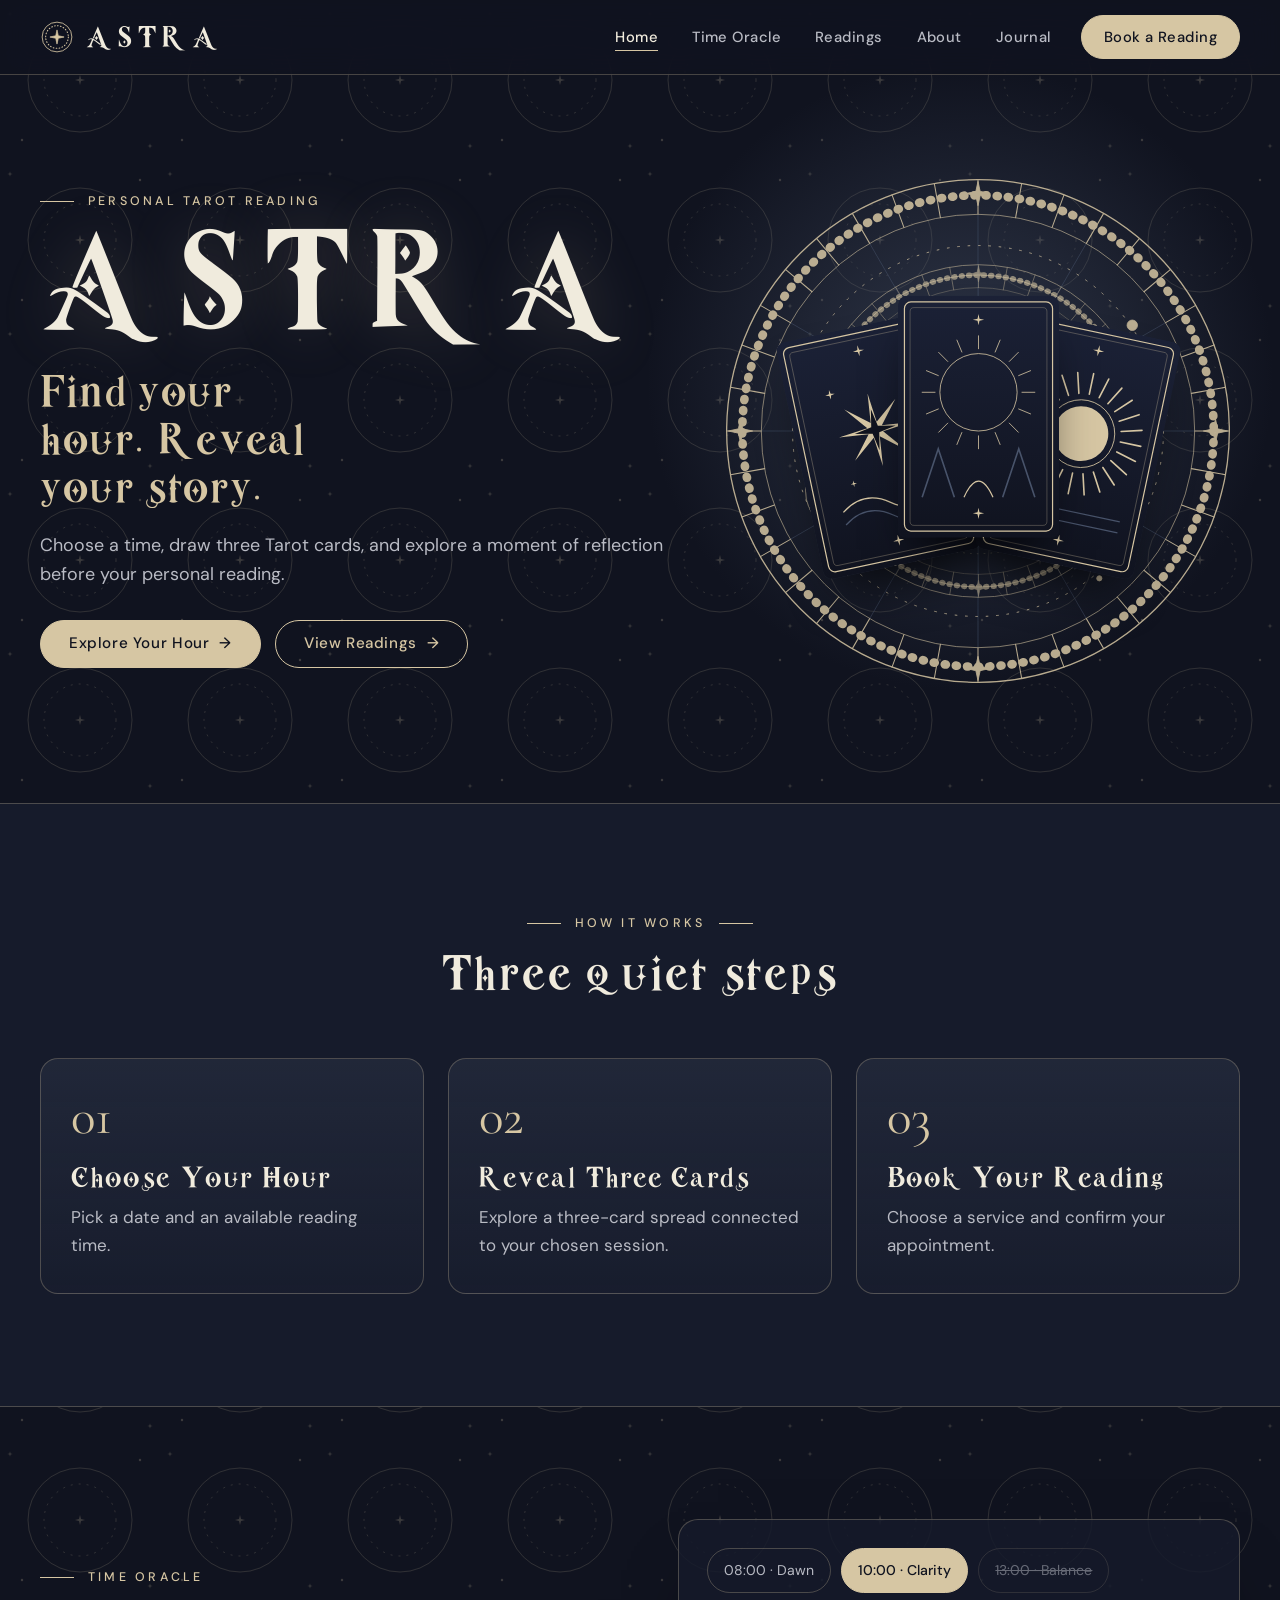
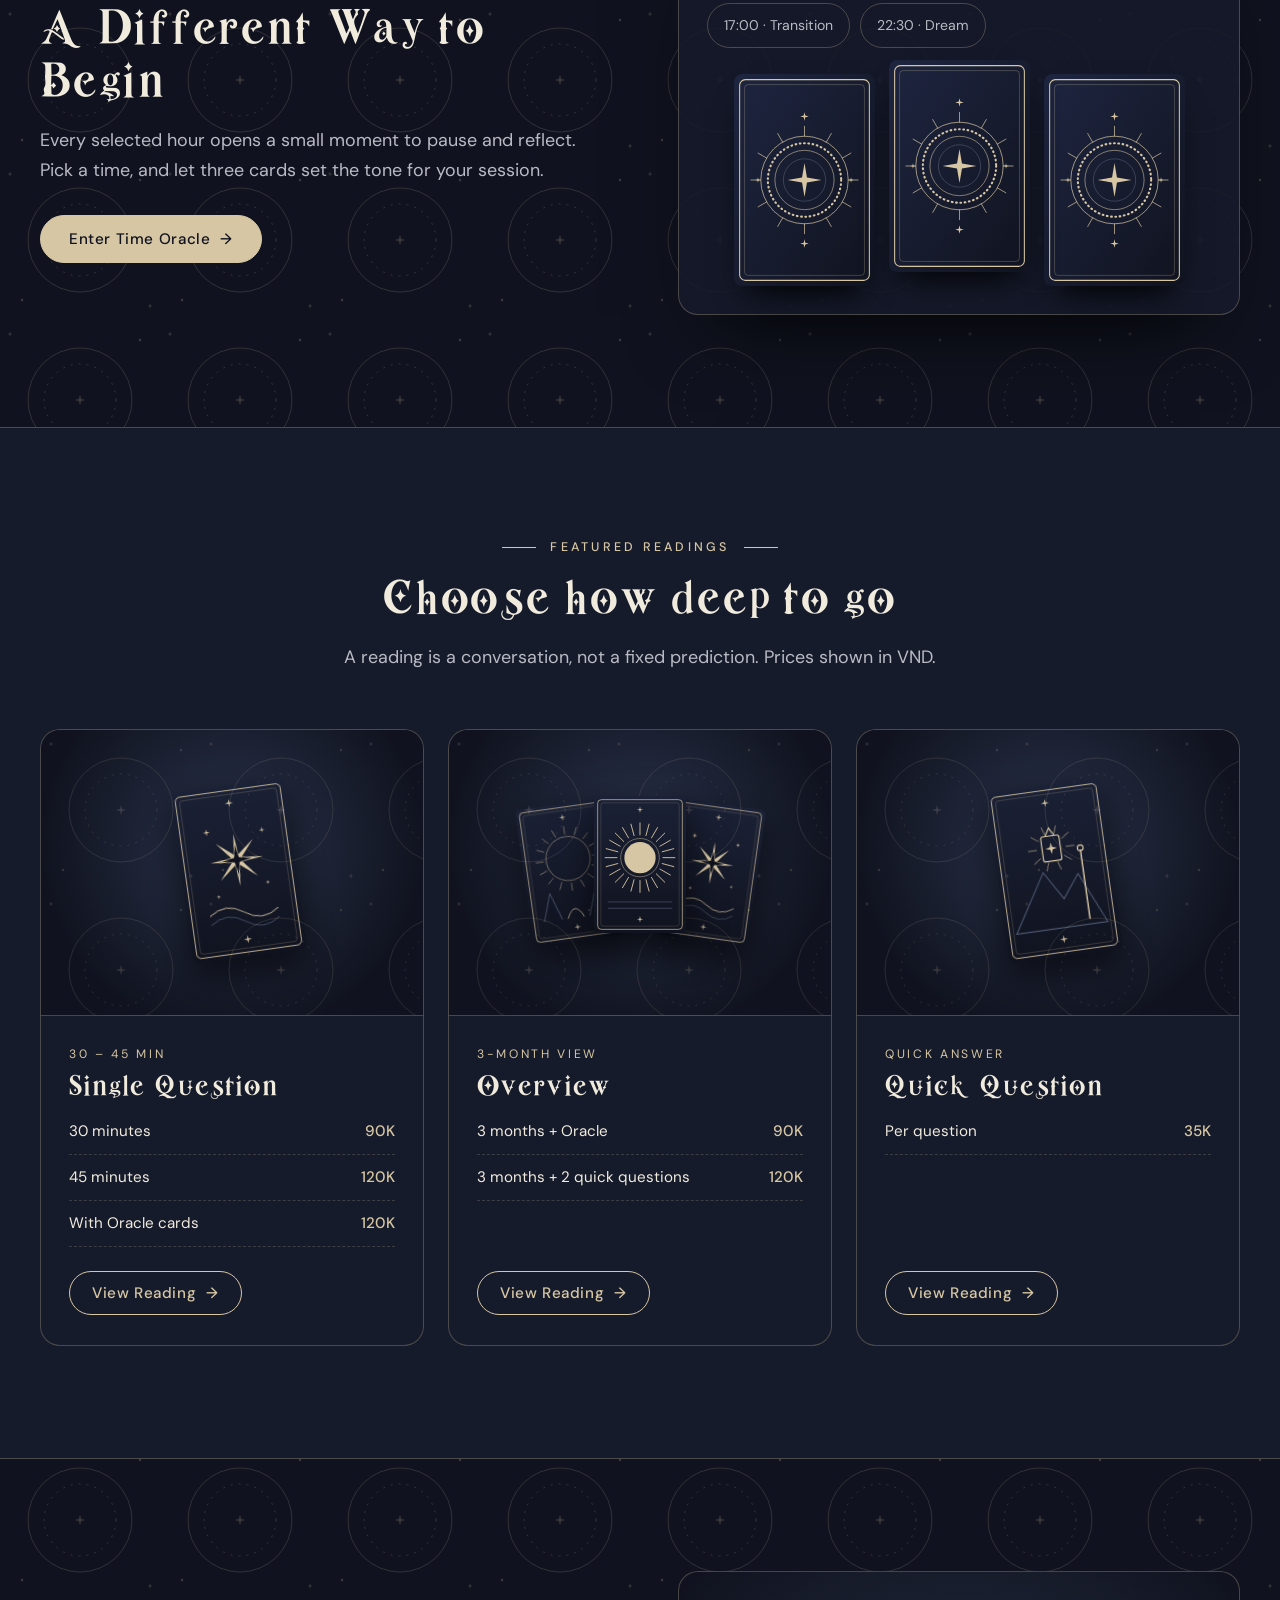
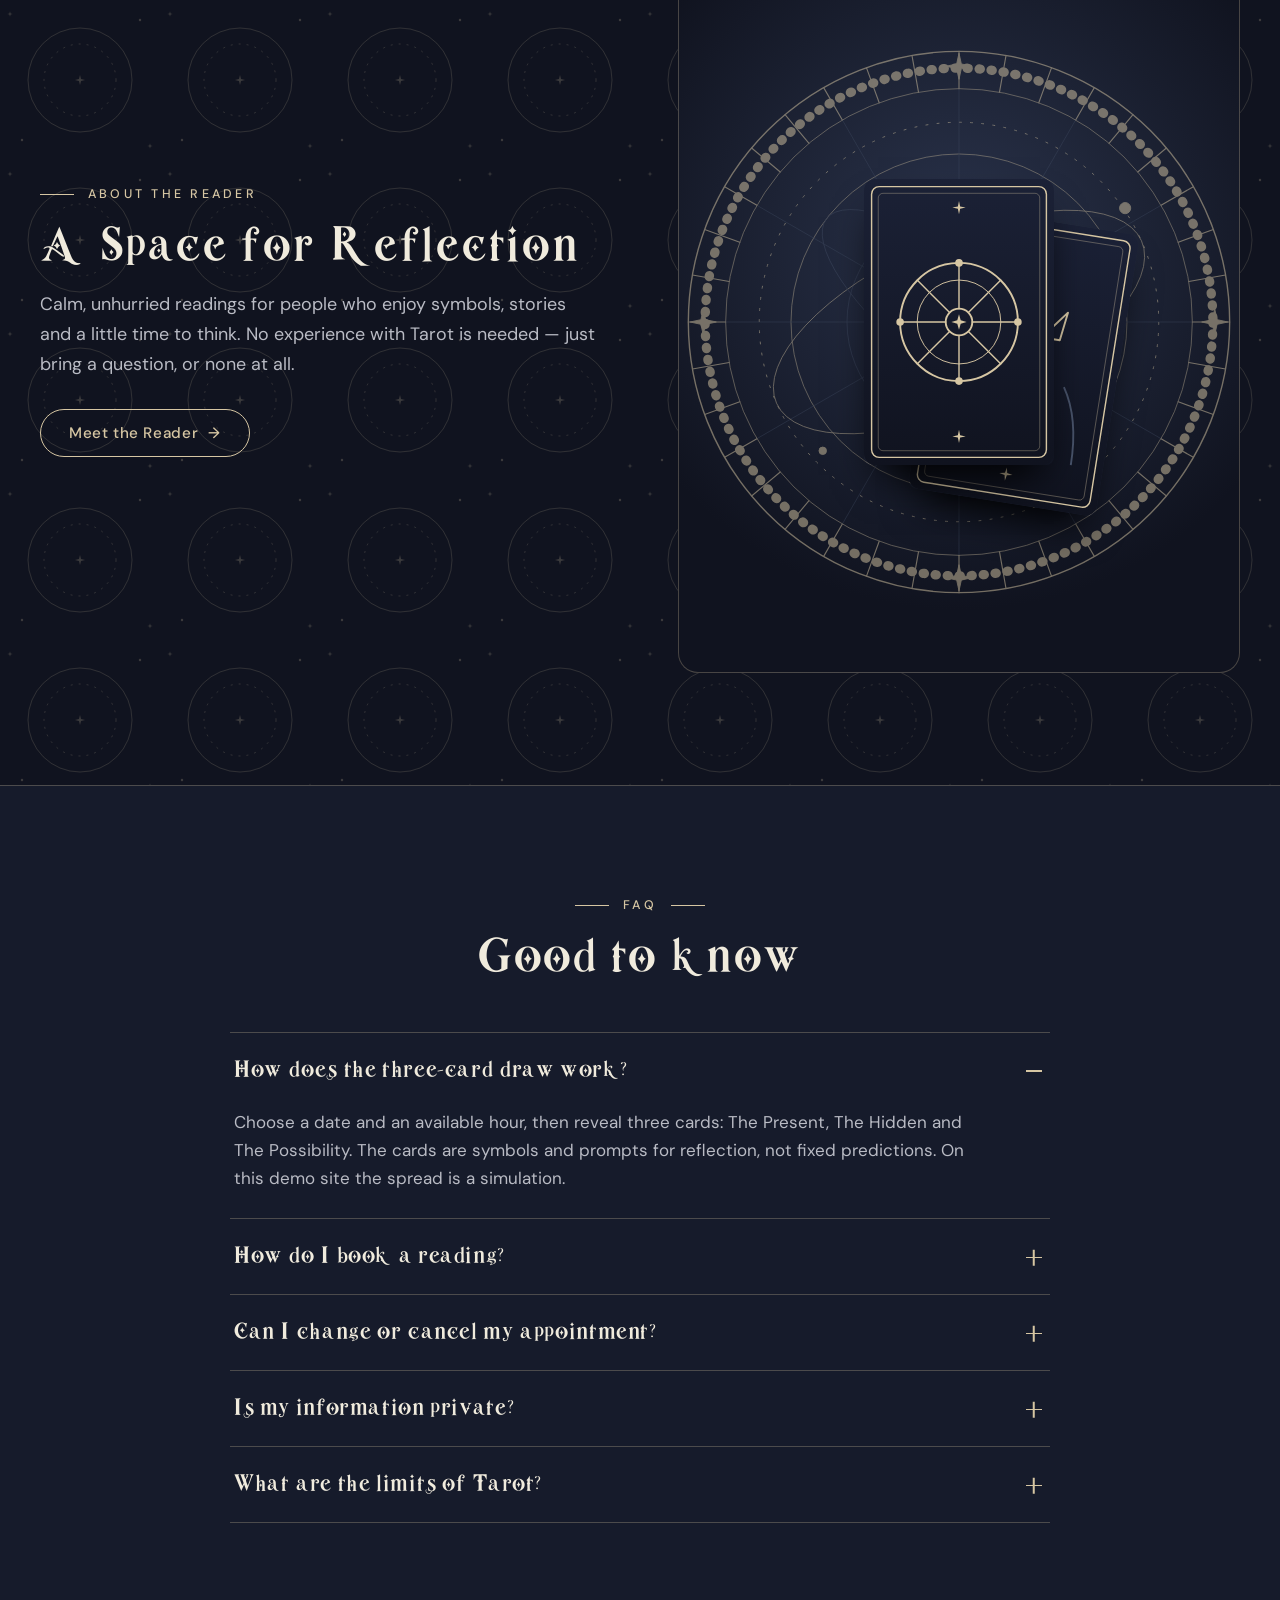
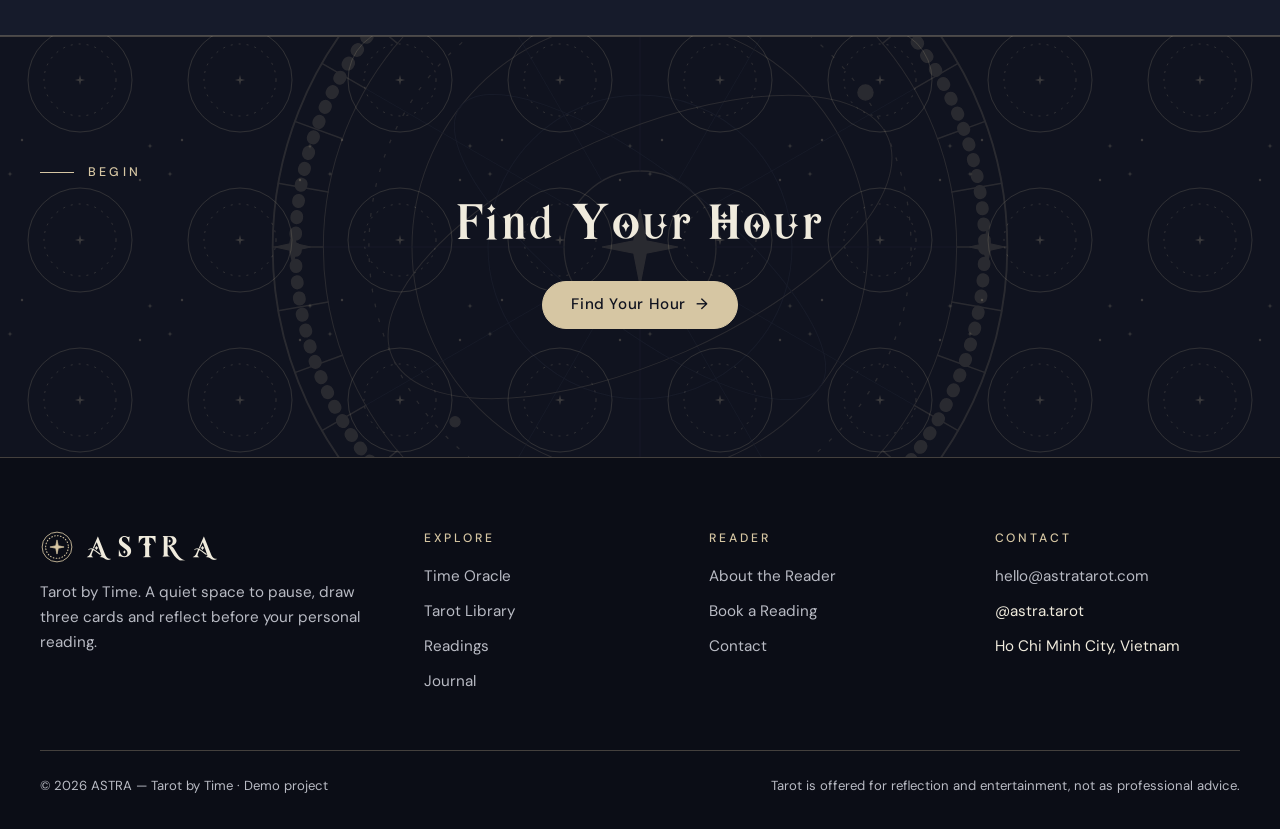
<file: index.html>
<!doctype html>
<html lang="en">
<head>
<meta charset="utf-8">
<meta name="viewport" content="width=device-width, initial-scale=1">
<title>ASTRA — Tarot by Time</title>
<meta name="description" content="Choose a time, draw three Tarot cards and book a personal reading with ASTRA.">
<meta name="theme-color" content="#10131F">
<link rel="icon" href="assets/logo.svg" type="image/svg+xml">
<link rel="preconnect" href="https://fonts.googleapis.com">
<link rel="preconnect" href="https://fonts.gstatic.com" crossorigin>
<link href="https://fonts.googleapis.com/css2?family=Cormorant+Garamond:ital,wght@0,500;0,600;1,500&family=DM+Sans:wght@400;500&display=swap&subset=vietnamese" rel="stylesheet">
<link rel="stylesheet" href="style.css">
</head>
<body>
<header class="site-header">
  <div class="wrap bar">
    <a class="logo" href="index.html" aria-label="ASTRA — home"><img src="assets/logo.svg" alt=""><span>ASTRA</span></a>
    <input type="checkbox" id="menu" class="menu-toggle" aria-label="Toggle menu">
    <label for="menu" class="burger" aria-hidden="true"><i></i></label>
    <nav class="nav" aria-label="Main"><a href="index.html" aria-current="page">Home</a><a href="time-oracle.html">Time Oracle</a><a href="readings.html">Readings</a><a href="about.html">About</a><a href="journal.html">Journal</a><a class="btn no-arrow" href="booking.html">Book a Reading</a></nav>
  </div>
</header>
<main>

<section class="hero"><div class="wrap hero-grid">
  <div>
    <p class="eyebrow">Personal Tarot Reading</p>
    <p class="brand-display" aria-hidden="true">ASTRA</p>
    <h1>Find your hour. Reveal your story.</h1>
    <p class="lead">Choose a time, draw three Tarot cards, and explore a moment of reflection before your personal reading.</p>
    <div class="btn-row"><a class="btn" href="time-oracle.html">Explore Your Hour</a><a class="btn ghost" href="readings.html">View Readings</a></div>
  </div>
  <div class="hero-visual" role="img" aria-label="An astrolabe surrounded by three Tarot cards: the Star, the Moon and the Sun">
    <img class="ring" src="assets/astrolabe.svg" alt="">
    <img class="ring r2" src="assets/astrolabe.svg" alt="">
    <div class="fan"><img class="tc" src="assets/card-star.svg" alt=""><img class="tc" src="assets/card-moon.svg" alt=""><img class="tc" src="assets/card-sun.svg" alt=""></div>
  </div>
</div></section>

<section class="section alt"><div class="wrap">
  <div class="center rv"><p class="eyebrow">How it works</p><h2>Three quiet steps</h2></div>
  <div class="steps">
    <div class="step rv"><span class="num">01</span><h3>Choose Your Hour</h3><p>Pick a date and an available reading time.</p></div>
    <div class="step rv"><span class="num">02</span><h3>Reveal Three Cards</h3><p>Explore a three-card spread connected to your chosen session.</p></div>
    <div class="step rv"><span class="num">03</span><h3>Book Your Reading</h3><p>Choose a service and confirm your appointment.</p></div>
  </div>
</div></section>

<section class="section"><div class="wrap split">
  <div class="rv">
    <p class="eyebrow">Time Oracle</p>
    <h2>A Different Way to Begin</h2>
    <p class="lead">Every selected hour opens a small moment to pause and reflect. Pick a time, and let three cards set the tone for your session.</p>
    <div class="btn-row"><a class="btn" href="time-oracle.html">Enter Time Oracle</a></div>
  </div>
  <div class="preview-card rv">
    <div class="chips" aria-label="Example time slots"><span class="chip">08:00 · Dawn</span><span class="chip on">10:00 · Clarity</span><span class="chip off">13:00 · Balance</span><span class="chip">17:00 · Transition</span><span class="chip">22:30 · Dream</span></div>
    <div class="mini-cards"><img src="assets/card-back.svg" alt="Face-down Tarot card"><img src="assets/card-back.svg" alt="Face-down Tarot card"><img src="assets/card-back.svg" alt="Face-down Tarot card"></div>
  </div>
</div></section>

<section class="section alt"><div class="wrap">
  <div class="center rv"><p class="eyebrow">Featured Readings</p><h2>Choose how deep to go</h2><p class="lead">A reading is a conversation, not a fixed prediction. Prices shown in VND.</p></div>
  <div class="cards-3" style="margin-top:56px">
    <article class="svc rv"><div class="thumb"><img src="assets/card-star.svg" alt=""></div><div class="body"><span class="tag">30 – 45 min</span><h3>Single Question</h3><ul><li><span>30 minutes</span><span>90K</span></li><li><span>45 minutes</span><span>120K</span></li><li><span>With Oracle cards</span><span>120K</span></li></ul><a class="btn sm ghost" href="booking.html">View Reading</a></div></article>
    <article class="svc rv"><div class="thumb"><img src="assets/card-moon.svg" alt=""><img src="assets/card-sun.svg" alt=""><img src="assets/card-star.svg" alt=""></div><div class="body"><span class="tag">3-month view</span><h3>Overview</h3><ul><li><span>3 months + Oracle</span><span>90K</span></li><li><span>3 months + 2 quick questions</span><span>120K</span></li></ul><a class="btn sm ghost" href="booking.html">View Reading</a></div></article>
    <article class="svc rv"><div class="thumb"><img src="assets/card-hermit.svg" alt=""></div><div class="body"><span class="tag">Quick answer</span><h3>Quick Question</h3><ul><li><span>Per question</span><span>35K</span></li></ul><a class="btn sm ghost" href="booking.html">View Reading</a></div></article>
  </div>
</div></section>

<section class="section"><div class="wrap split flip">
  <div class="portrait rv" role="img" aria-label="Still life with two Tarot cards and an astrolabe"><img class="ring" src="assets/astrolabe.svg" alt=""><img class="tc" src="assets/card-empress.svg" alt=""><img class="tc" src="assets/card-wheel.svg" alt=""></div>
  <div class="rv">
    <p class="eyebrow">About the Reader</p>
    <h2>A Space for Reflection</h2>
    <p class="lead">Calm, unhurried readings for people who enjoy symbols, stories and a little time to think. No experience with Tarot is needed — just bring a question, or none at all.</p>
    <div class="btn-row"><a class="btn ghost" href="about.html">Meet the Reader</a></div>
  </div>
</div></section>

<section class="section alt"><div class="wrap">
  <div class="center rv"><p class="eyebrow">FAQ</p><h2>Good to know</h2></div>
  <div class="faq"><details open><summary>How does the three-card draw work?</summary><div class="ans"><p>Choose a date and an available hour, then reveal three cards: The Present, The Hidden and The Possibility. The cards are symbols and prompts for reflection, not fixed predictions. On this demo site the spread is a simulation.</p></div></details><details><summary>How do I book a reading?</summary><div class="ans"><p>Pick your hour in the Time Oracle, choose a reading, then fill in your details on the booking page. Only hours that are genuinely free can be selected.</p></div></details><details><summary>Can I change or cancel my appointment?</summary><div class="ans"><p>Yes. Contact the reader as early as you can and a new hour can be arranged. Cancellation policy: [to be confirmed by the reader].</p></div></details><details><summary>Is my information private?</summary><div class="ans"><p>Only what is needed to arrange your session is collected: name, email and optional topic. You never have to share a question you would rather keep to yourself.</p></div></details><details><summary>What are the limits of Tarot?</summary><div class="ans"><p>Tarot is a tool for reflection and entertainment. It does not replace medical, psychological, legal or financial advice, and no card guarantees an outcome.</p></div></details></div>
</div></section>
<section class="cta-band"><div class="wrap">
  <p class="eyebrow">Begin</p><h2>Find Your Hour</h2>
  <div class="btn-row"><a class="btn" href="time-oracle.html">Find Your Hour</a></div>
</div></section>

</main>
<footer class="site-footer">
  <div class="wrap">
    <div class="foot">
      <div>
        <a class="logo" href="index.html"><img src="assets/logo.svg" alt=""><span>ASTRA</span></a>
        <p>Tarot by Time. A quiet space to pause, draw three cards and reflect before your personal reading.</p>
      </div>
      <div><h4>Explore</h4><ul><li><a href="time-oracle.html">Time Oracle</a></li><li><a href="library.html">Tarot Library</a></li><li><a href="readings.html">Readings</a></li><li><a href="journal.html">Journal</a></li></ul></div>
      <div><h4>Reader</h4><ul><li><a href="about.html">About the Reader</a></li><li><a href="booking.html">Book a Reading</a></li><li><a href="contact.html">Contact</a></li></ul></div>
      <div><h4>Contact</h4><ul><li><a href="mailto:hello@astratarot.com">hello@astratarot.com</a></li><li>@astra.tarot</li><li>Ho Chi Minh City, Vietnam</li></ul></div>
    </div>
    <div class="legal"><span>© 2026 ASTRA — Tarot by Time · Demo project</span><span>Tarot is offered for reflection and entertainment, not as professional advice.</span></div>
  </div>
</footer>
</body>
</html>
</file>
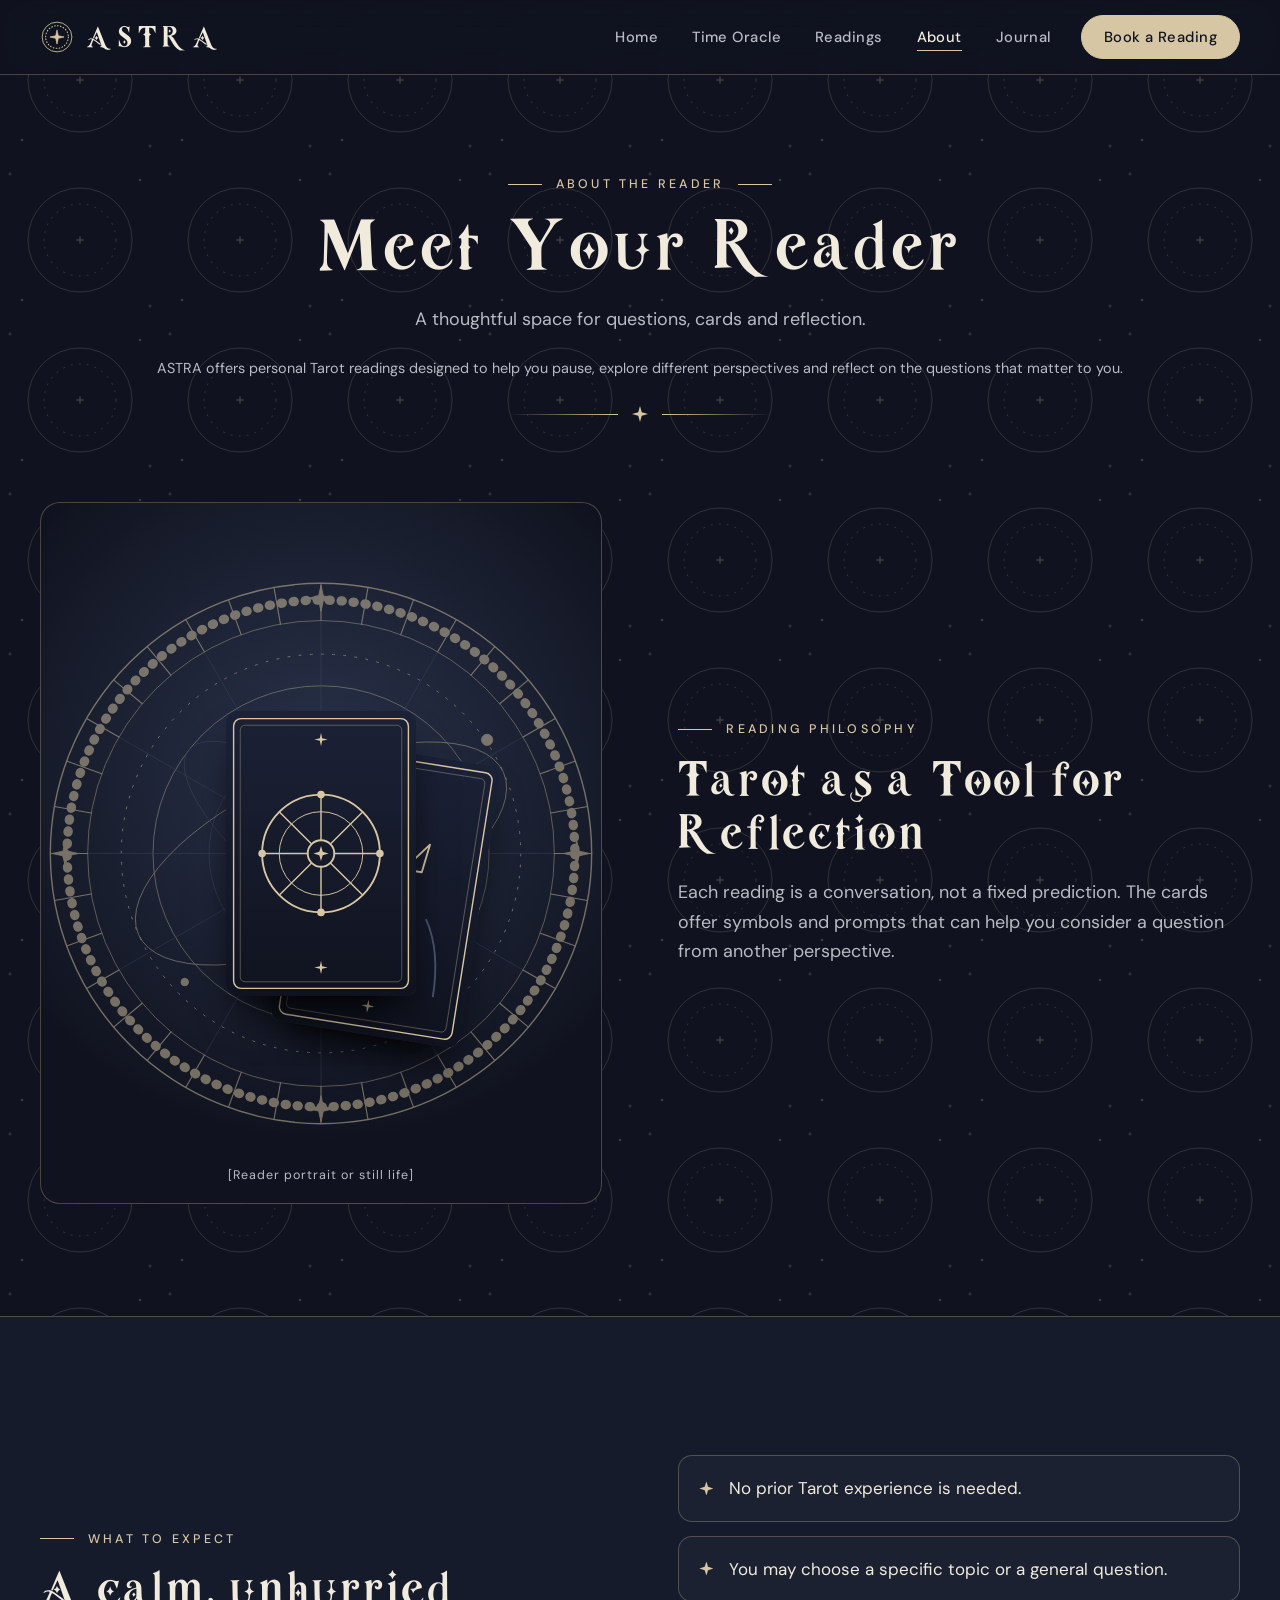
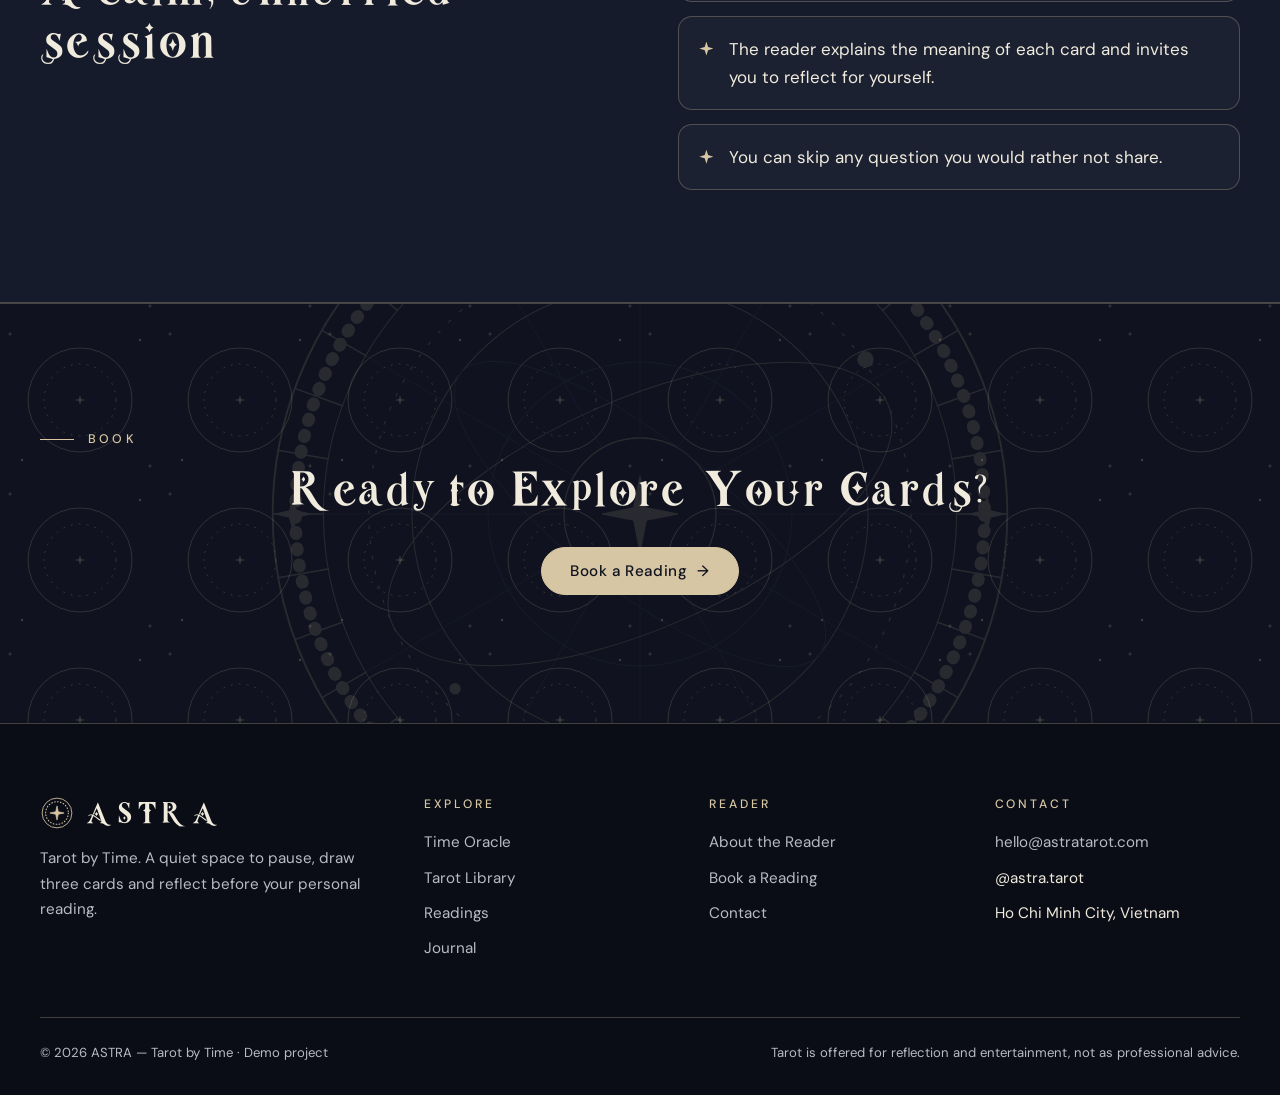
<file: about.html>
<!doctype html>
<html lang="en">
<head>
<meta charset="utf-8">
<meta name="viewport" content="width=device-width, initial-scale=1">
<title>About the Reader — ASTRA</title>
<meta name="description" content="Meet the reader and learn how a reading with ASTRA works.">
<meta name="theme-color" content="#10131F">
<link rel="icon" href="assets/logo.svg" type="image/svg+xml">
<link rel="preconnect" href="https://fonts.googleapis.com">
<link rel="preconnect" href="https://fonts.gstatic.com" crossorigin>
<link href="https://fonts.googleapis.com/css2?family=Cormorant+Garamond:ital,wght@0,500;0,600;1,500&family=DM+Sans:wght@400;500&display=swap&subset=vietnamese" rel="stylesheet">
<link rel="stylesheet" href="style.css">
</head>
<body>
<header class="site-header">
  <div class="wrap bar">
    <a class="logo" href="index.html" aria-label="ASTRA — home"><img src="assets/logo.svg" alt=""><span>ASTRA</span></a>
    <input type="checkbox" id="menu" class="menu-toggle" aria-label="Toggle menu">
    <label for="menu" class="burger" aria-hidden="true"><i></i></label>
    <nav class="nav" aria-label="Main"><a href="index.html">Home</a><a href="time-oracle.html">Time Oracle</a><a href="readings.html">Readings</a><a href="about.html" aria-current="page">About</a><a href="journal.html">Journal</a><a class="btn no-arrow" href="booking.html">Book a Reading</a></nav>
  </div>
</header>
<main>
<section class="page-head"><div class="wrap">
  <p class="eyebrow">About the Reader</p><h1>Meet Your Reader</h1><p class="lead">A thoughtful space for questions, cards and reflection.</p><p class="micro">ASTRA offers personal Tarot readings designed to help you pause, explore different perspectives and reflect on the questions that matter to you.</p>
  <div class="ornament"><svg viewBox="0 0 24 24" aria-hidden="true"><path d="M12 0l2.6 9.4L24 12l-9.4 2.6L12 24l-2.6-9.4L0 12l9.4-2.6z"/></svg></div>
</div></section>
<section class="section" style="padding-top:24px"><div class="wrap split">
  <div class="portrait rv" role="img" aria-label="Still life: Tarot cards and an astrolabe on dark navy"><img class="ring" src="assets/astrolabe.svg" alt=""><img class="tc" src="assets/card-empress.svg" alt=""><img class="tc" src="assets/card-wheel.svg" alt=""><span class="cap">[Reader portrait or still life]</span></div>
  <div class="rv">
    <p class="eyebrow">Reading Philosophy</p>
    <h2>Tarot as a Tool for Reflection</h2>
    <p class="lead">Each reading is a conversation, not a fixed prediction. The cards offer symbols and prompts that can help you consider a question from another perspective.</p>
  </div>
</div></section>
<section class="section alt"><div class="wrap split">
  <div class="rv"><p class="eyebrow">What to Expect</p><h2>A calm, unhurried session</h2></div>
  <ul class="expect rv">
    <li>No prior Tarot experience is needed.</li>
    <li>You may choose a specific topic or a general question.</li>
    <li>The reader explains the meaning of each card and invites you to reflect for yourself.</li>
    <li>You can skip any question you would rather not share.</li>
  </ul>
</div></section>
<section class="cta-band"><div class="wrap">
  <p class="eyebrow">Book</p><h2>Ready to Explore Your Cards?</h2>
  <div class="btn-row"><a class="btn" href="booking.html">Book a Reading</a></div>
</div></section>

</main>
<footer class="site-footer">
  <div class="wrap">
    <div class="foot">
      <div>
        <a class="logo" href="index.html"><img src="assets/logo.svg" alt=""><span>ASTRA</span></a>
        <p>Tarot by Time. A quiet space to pause, draw three cards and reflect before your personal reading.</p>
      </div>
      <div><h4>Explore</h4><ul><li><a href="time-oracle.html">Time Oracle</a></li><li><a href="library.html">Tarot Library</a></li><li><a href="readings.html">Readings</a></li><li><a href="journal.html">Journal</a></li></ul></div>
      <div><h4>Reader</h4><ul><li><a href="about.html">About the Reader</a></li><li><a href="booking.html">Book a Reading</a></li><li><a href="contact.html">Contact</a></li></ul></div>
      <div><h4>Contact</h4><ul><li><a href="mailto:hello@astratarot.com">hello@astratarot.com</a></li><li>@astra.tarot</li><li>Ho Chi Minh City, Vietnam</li></ul></div>
    </div>
    <div class="legal"><span>© 2026 ASTRA — Tarot by Time · Demo project</span><span>Tarot is offered for reflection and entertainment, not as professional advice.</span></div>
  </div>
</footer>
</body>
</html>
</file>
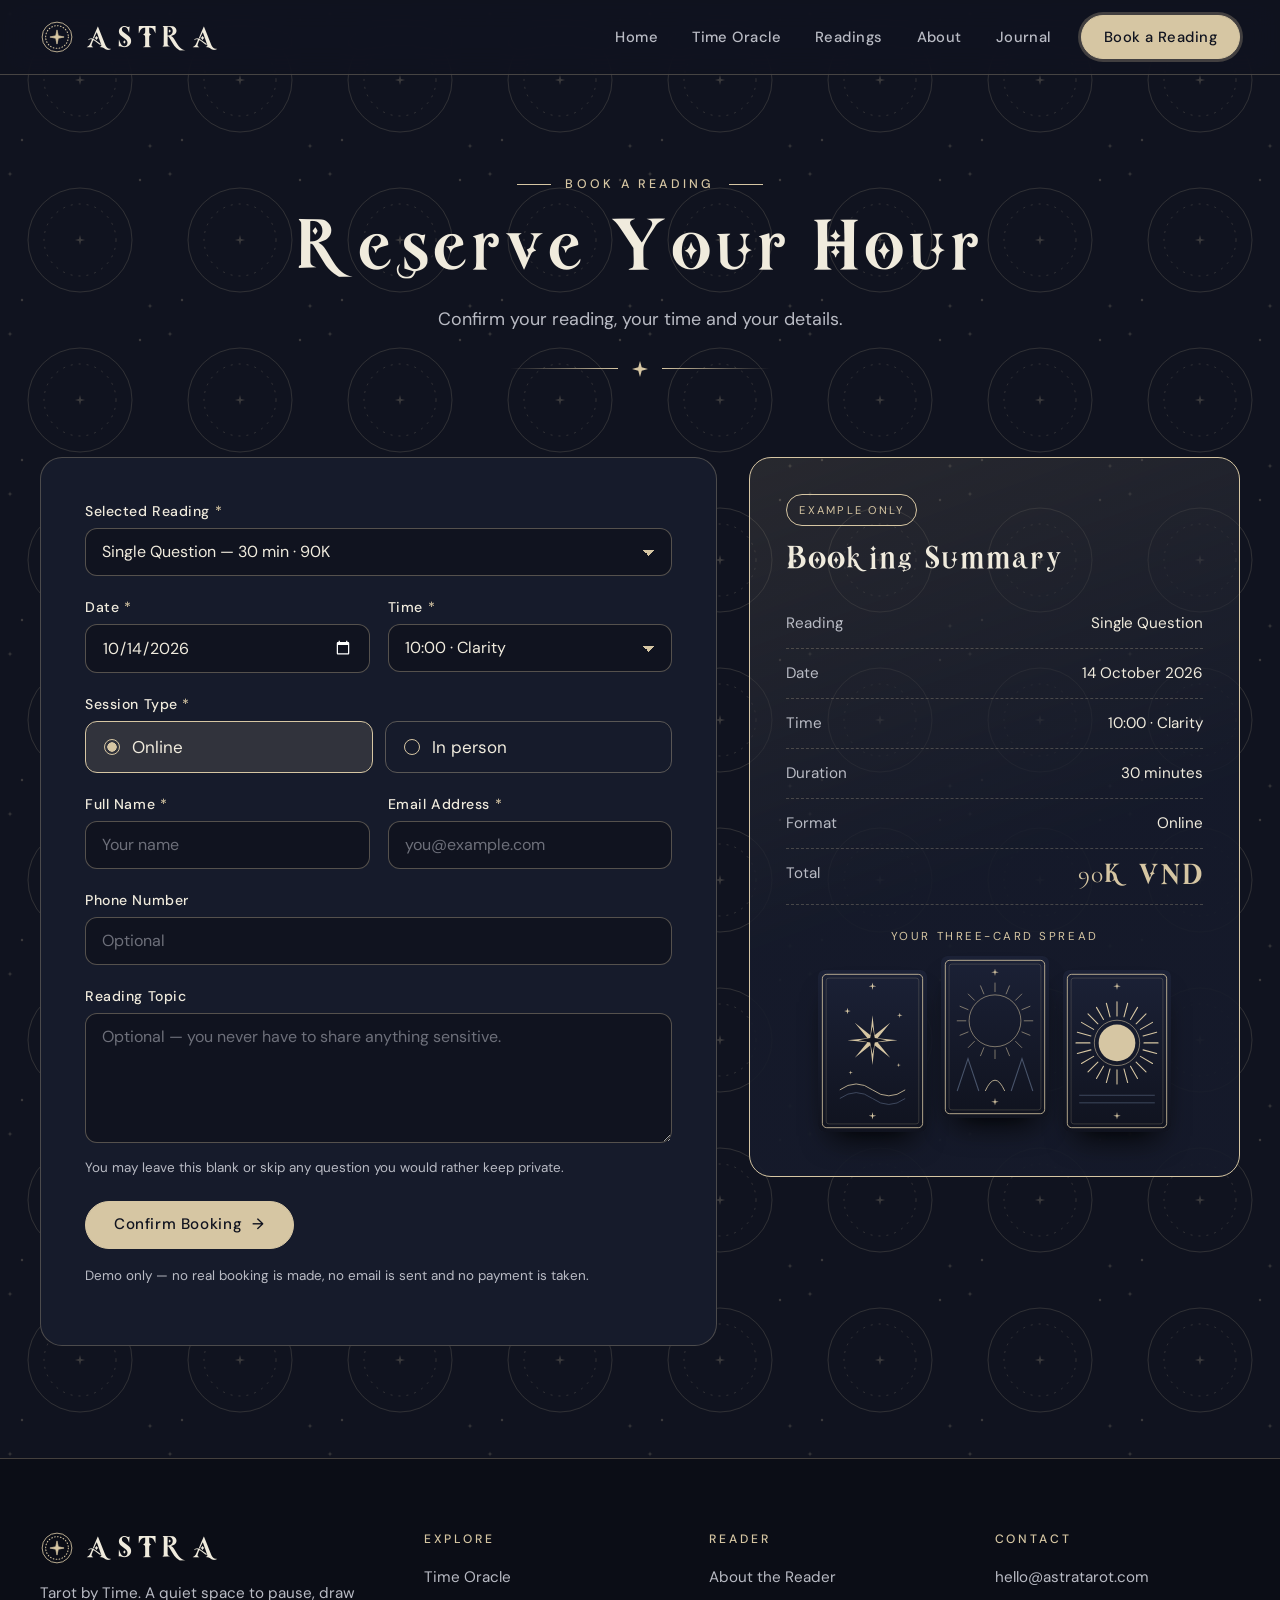
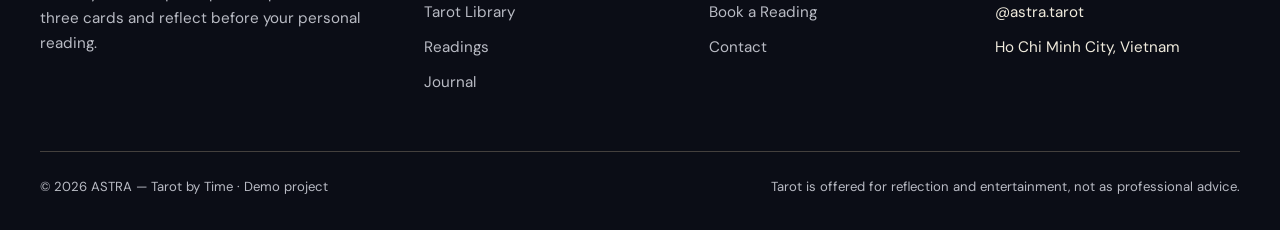
<file: booking.html>
<!doctype html>
<html lang="en">
<head>
<meta charset="utf-8">
<meta name="viewport" content="width=device-width, initial-scale=1">
<title>Book a Reading — ASTRA</title>
<meta name="description" content="Reserve a personal Tarot reading with ASTRA.">
<meta name="theme-color" content="#10131F">
<link rel="icon" href="assets/logo.svg" type="image/svg+xml">
<link rel="preconnect" href="https://fonts.googleapis.com">
<link rel="preconnect" href="https://fonts.gstatic.com" crossorigin>
<link href="https://fonts.googleapis.com/css2?family=Cormorant+Garamond:ital,wght@0,500;0,600;1,500&family=DM+Sans:wght@400;500&display=swap&subset=vietnamese" rel="stylesheet">
<link rel="stylesheet" href="style.css">
</head>
<body>
<header class="site-header">
  <div class="wrap bar">
    <a class="logo" href="index.html" aria-label="ASTRA — home"><img src="assets/logo.svg" alt=""><span>ASTRA</span></a>
    <input type="checkbox" id="menu" class="menu-toggle" aria-label="Toggle menu">
    <label for="menu" class="burger" aria-hidden="true"><i></i></label>
    <nav class="nav" aria-label="Main"><a href="index.html">Home</a><a href="time-oracle.html">Time Oracle</a><a href="readings.html">Readings</a><a href="about.html">About</a><a href="journal.html">Journal</a><a class="btn no-arrow" href="booking.html" aria-current="page">Book a Reading</a></nav>
  </div>
</header>
<main>
<section class="page-head"><div class="wrap">
  <p class="eyebrow">Book a Reading</p><h1>Reserve Your Hour</h1><p class="lead">Confirm your reading, your time and your details.</p>
  <div class="ornament"><svg viewBox="0 0 24 24" aria-hidden="true"><path d="M12 0l2.6 9.4L24 12l-9.4 2.6L12 24l-2.6-9.4L0 12l9.4-2.6z"/></svg></div>
</div></section>
<section class="section book-wrap" style="padding-top:24px"><div class="wrap">
<div class="book">
  <form class="form-card rv" action="booking.html#confirmed" method="get">
    <fieldset class="fld"><legend class="l">Selected Reading <span class="req">*</span></legend>
      <select name="reading" required aria-label="Selected reading">
        <option value="">Choose a reading…</option>
        <option selected>Single Question — 30 min · 90K</option><option>Single Question — 45 min · 120K</option><option>Single Question + Oracle · 120K</option>
        <option>Overview 3 months + Oracle · 90K</option><option>Overview 3 months + 2 quick questions · 120K</option><option>Quick Question · 35K</option>
      </select><span class="err">Please choose a reading.</span></fieldset>
    <div class="row2">
      <div class="fld"><label class="l" for="date">Date <span class="req">*</span></label><input type="date" id="date" name="date" value="2026-10-14" min="2026-10-12" required><span class="err">Please choose a date.</span></div>
      <div class="fld"><label class="l" for="time">Time <span class="req">*</span></label>
        <select id="time" name="time" required><option value="">Choose a time…</option><option selected>10:00 · Clarity</option><option>08:00 · Dawn</option><option>20:00 · Reflection</option><option>22:30 · Dream</option><option disabled>13:00 · Balance — booked</option><option disabled>17:00 · Transition — booked</option></select><span class="err">Please choose an available time.</span></div>
    </div>
    <fieldset><legend class="l">Session Type <span class="req">*</span></legend>
      <div class="opts"><div class="opt"><input type="radio" name="mode" id="m1" value="online" checked required><label for="m1">Online</label></div><div class="opt"><input type="radio" name="mode" id="m2" value="in-person"><label for="m2">In person</label></div></div></fieldset>
    <div class="row2">
      <div class="fld"><label class="l" for="name">Full Name <span class="req">*</span></label><input type="text" id="name" name="name" required autocomplete="name" placeholder="Your name"><span class="err">Please enter your name.</span></div>
      <div class="fld"><label class="l" for="email">Email Address <span class="req">*</span></label><input type="email" id="email" name="email" required autocomplete="email" placeholder="you@example.com"><span class="err">Please enter a valid email.</span></div>
    </div>
    <div class="fld"><label class="l" for="phone">Phone Number</label><input type="tel" id="phone" name="phone" autocomplete="tel" placeholder="Optional"></div>
    <div class="fld"><label class="l" for="topic">Reading Topic</label><textarea id="topic" name="topic" placeholder="Optional — you never have to share anything sensitive."></textarea><p class="help">You may leave this blank or skip any question you would rather keep private.</p></div>
    <button class="btn" type="submit">Confirm Booking</button>
    <p class="help" style="margin-top:16px">Demo only — no real booking is made, no email is sent and no payment is taken.</p>
  </form>

  <aside class="summary rv" aria-label="Booking summary">
    <span class="badge-demo">Example only</span>
    <h2 style="margin-top:16px">Booking Summary</h2>
    <dl>
      <div><dt>Reading</dt><dd>Single Question</dd></div>
      <div><dt>Date</dt><dd>14 October 2026</dd></div>
      <div><dt>Time</dt><dd>10:00 · Clarity</dd></div>
      <div><dt>Duration</dt><dd>30 minutes</dd></div>
      <div><dt>Format</dt><dd>Online</dd></div>
      <div class="total"><dt>Total</dt><dd>90K VND</dd></div>
    </dl>
    <p class="pos" style="text-align:center">Your Three-Card Spread</p>
    <div class="mini-cards"><img src="assets/card-star.svg" alt="The Star"><img src="assets/card-moon.svg" alt="The Moon"><img src="assets/card-sun.svg" alt="The Sun"></div>
  </aside>
</div>

<div class="confirm" id="confirmed" role="status">
  <img class="seal" src="assets/logo.svg" alt="">
  <span class="badge-demo">Demo confirmation</span>
  <h2 style="margin-top:20px">Your Reading Is Reserved</h2>
  <p class="lead">Thank you for booking with ASTRA. In this demo no appointment has actually been saved and no email has been sent — with a real back end, your details would appear here.</p>
  <div class="btn-row" style="justify-content:center"><a class="btn" href="index.html">Back to Home</a><a class="btn ghost" href="booking.html">Make Another Booking</a></div>
</div>
</div></section>

</main>
<footer class="site-footer">
  <div class="wrap">
    <div class="foot">
      <div>
        <a class="logo" href="index.html"><img src="assets/logo.svg" alt=""><span>ASTRA</span></a>
        <p>Tarot by Time. A quiet space to pause, draw three cards and reflect before your personal reading.</p>
      </div>
      <div><h4>Explore</h4><ul><li><a href="time-oracle.html">Time Oracle</a></li><li><a href="library.html">Tarot Library</a></li><li><a href="readings.html">Readings</a></li><li><a href="journal.html">Journal</a></li></ul></div>
      <div><h4>Reader</h4><ul><li><a href="about.html">About the Reader</a></li><li><a href="booking.html">Book a Reading</a></li><li><a href="contact.html">Contact</a></li></ul></div>
      <div><h4>Contact</h4><ul><li><a href="mailto:hello@astratarot.com">hello@astratarot.com</a></li><li>@astra.tarot</li><li>Ho Chi Minh City, Vietnam</li></ul></div>
    </div>
    <div class="legal"><span>© 2026 ASTRA — Tarot by Time · Demo project</span><span>Tarot is offered for reflection and entertainment, not as professional advice.</span></div>
  </div>
</footer>
</body>
</html>
</file>
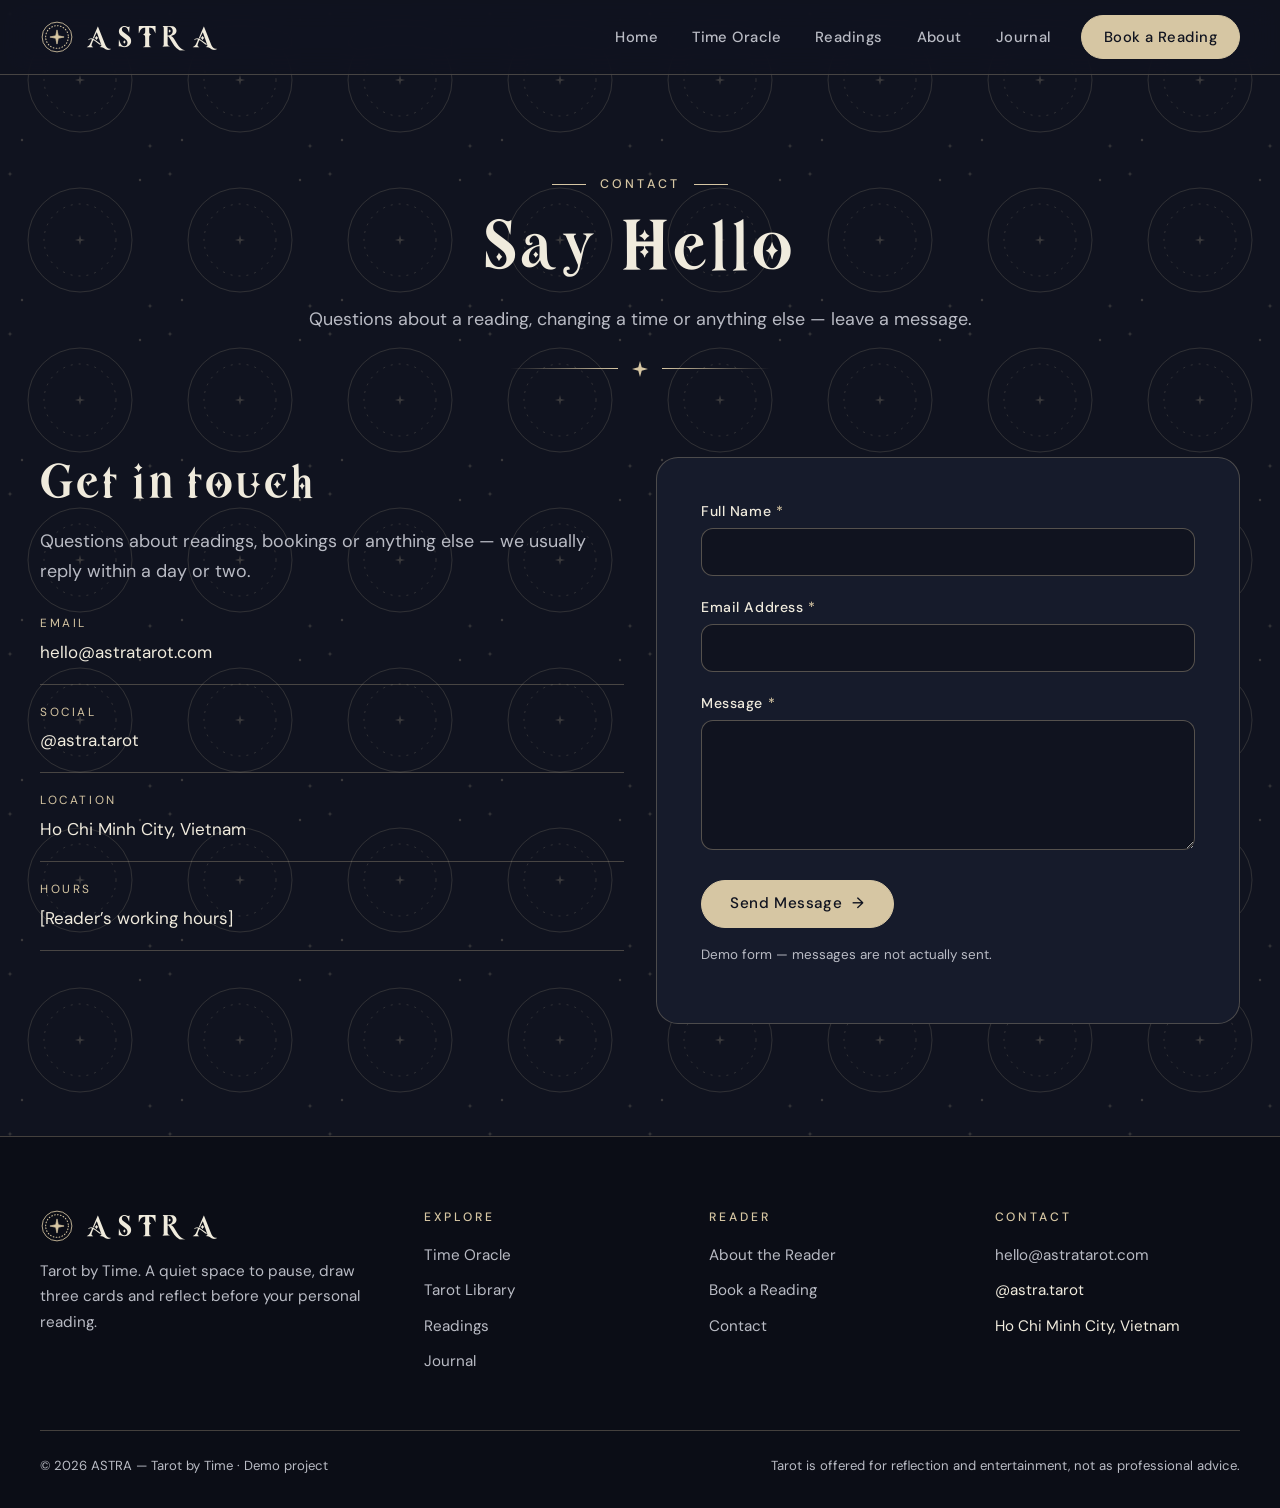
<file: contact.html>
<!doctype html>
<html lang="en">
<head>
<meta charset="utf-8">
<meta name="viewport" content="width=device-width, initial-scale=1">
<title>Contact — ASTRA</title>
<meta name="description" content="Contact ASTRA with questions about readings or bookings.">
<meta name="theme-color" content="#10131F">
<link rel="icon" href="assets/logo.svg" type="image/svg+xml">
<link rel="preconnect" href="https://fonts.googleapis.com">
<link rel="preconnect" href="https://fonts.gstatic.com" crossorigin>
<link href="https://fonts.googleapis.com/css2?family=Cormorant+Garamond:ital,wght@0,500;0,600;1,500&family=DM+Sans:wght@400;500&display=swap&subset=vietnamese" rel="stylesheet">
<link rel="stylesheet" href="style.css">
</head>
<body>
<header class="site-header">
  <div class="wrap bar">
    <a class="logo" href="index.html" aria-label="ASTRA — home"><img src="assets/logo.svg" alt=""><span>ASTRA</span></a>
    <input type="checkbox" id="menu" class="menu-toggle" aria-label="Toggle menu">
    <label for="menu" class="burger" aria-hidden="true"><i></i></label>
    <nav class="nav" aria-label="Main"><a href="index.html">Home</a><a href="time-oracle.html">Time Oracle</a><a href="readings.html">Readings</a><a href="about.html">About</a><a href="journal.html">Journal</a><a class="btn no-arrow" href="booking.html">Book a Reading</a></nav>
  </div>
</header>
<main>
<section class="page-head"><div class="wrap">
  <p class="eyebrow">Contact</p><h1>Say Hello</h1><p class="lead">Questions about a reading, changing a time or anything else — leave a message.</p>
  <div class="ornament"><svg viewBox="0 0 24 24" aria-hidden="true"><path d="M12 0l2.6 9.4L24 12l-9.4 2.6L12 24l-2.6-9.4L0 12l9.4-2.6z"/></svg></div>
</div></section>
<section class="section book-wrap" style="padding-top:24px"><div class="wrap"><div class="contact">
  <div class="rv">
    <h2>Get in touch</h2>
    <p class="lead">Questions about readings, bookings or anything else — we usually reply within a day or two.</p>
    <ul class="info-list"><li><small>Email</small><a href="mailto:hello@astratarot.com">hello@astratarot.com</a></li><li><small>Social</small>@astra.tarot</li><li><small>Location</small>Ho Chi Minh City, Vietnam</li><li><small>Hours</small>[Reader’s working hours]</li></ul>
  </div>
  <form class="form-card rv" action="contact.html#sent" method="get">
    <div class="fld"><label class="l" for="cn">Full Name <span class="req">*</span></label><input type="text" id="cn" name="name" required><span class="err">Please enter your name.</span></div>
    <div class="fld"><label class="l" for="ce">Email Address <span class="req">*</span></label><input type="email" id="ce" name="email" required><span class="err">Please enter a valid email.</span></div>
    <div class="fld"><label class="l" for="cm">Message <span class="req">*</span></label><textarea id="cm" name="message" required maxlength="1000"></textarea><span class="err">Please write a short message.</span></div>
    <button class="btn" type="submit">Send Message</button>
    <p class="help" style="margin-top:16px">Demo form — messages are not actually sent.</p>
  </form>
</div>
<div class="confirm" id="sent" role="status"><span class="badge-demo">Demo message</span><h2 style="margin-top:20px">Message Received</h2><p class="lead">Thank you. In this demo nothing is actually sent — with a real back end, the reader would reply by email.</p><div class="btn-row" style="justify-content:center"><a class="btn" href="index.html">Back to Home</a></div></div>
</div></section>

</main>
<footer class="site-footer">
  <div class="wrap">
    <div class="foot">
      <div>
        <a class="logo" href="index.html"><img src="assets/logo.svg" alt=""><span>ASTRA</span></a>
        <p>Tarot by Time. A quiet space to pause, draw three cards and reflect before your personal reading.</p>
      </div>
      <div><h4>Explore</h4><ul><li><a href="time-oracle.html">Time Oracle</a></li><li><a href="library.html">Tarot Library</a></li><li><a href="readings.html">Readings</a></li><li><a href="journal.html">Journal</a></li></ul></div>
      <div><h4>Reader</h4><ul><li><a href="about.html">About the Reader</a></li><li><a href="booking.html">Book a Reading</a></li><li><a href="contact.html">Contact</a></li></ul></div>
      <div><h4>Contact</h4><ul><li><a href="mailto:hello@astratarot.com">hello@astratarot.com</a></li><li>@astra.tarot</li><li>Ho Chi Minh City, Vietnam</li></ul></div>
    </div>
    <div class="legal"><span>© 2026 ASTRA — Tarot by Time · Demo project</span><span>Tarot is offered for reflection and entertainment, not as professional advice.</span></div>
  </div>
</footer>
</body>
</html>
</file>
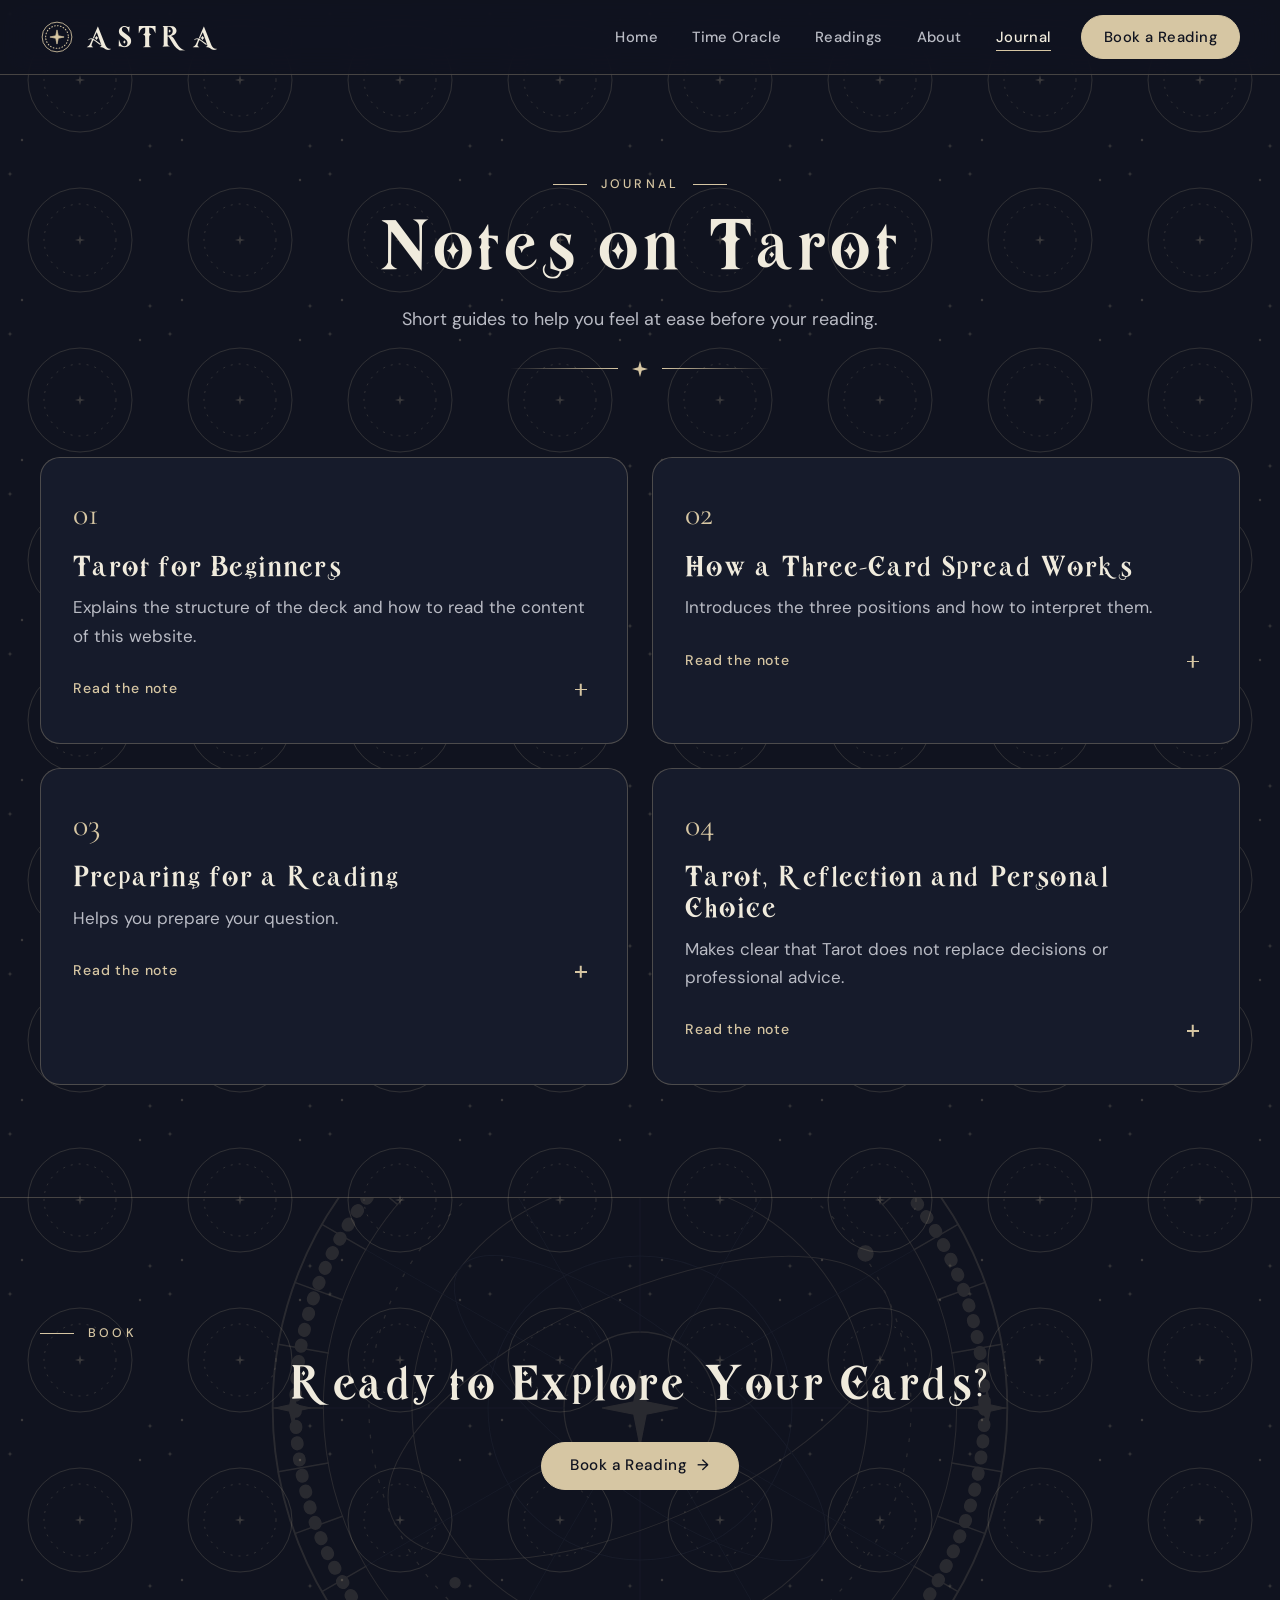
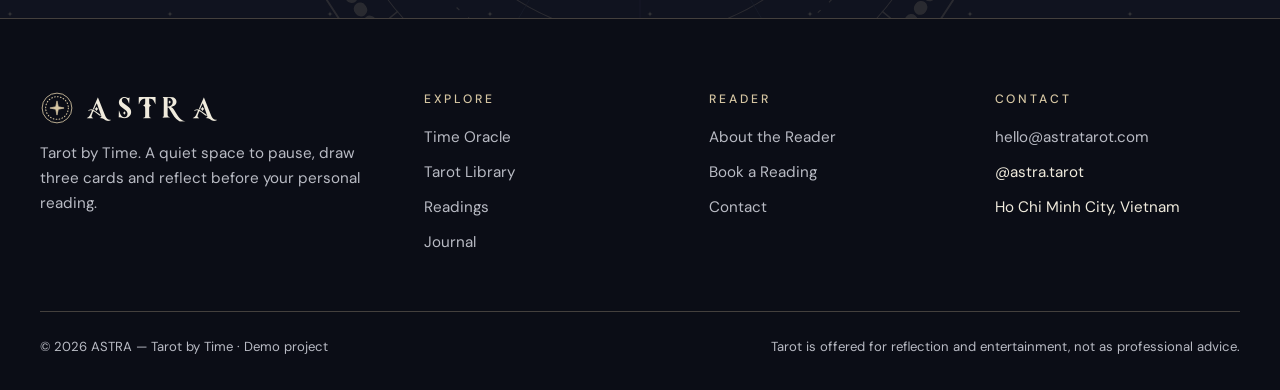
<file: journal.html>
<!doctype html>
<html lang="en">
<head>
<meta charset="utf-8">
<meta name="viewport" content="width=device-width, initial-scale=1">
<title>Journal — ASTRA</title>
<meta name="description" content="Guides about Tarot, the three-card spread and preparing for a reading.">
<meta name="theme-color" content="#10131F">
<link rel="icon" href="assets/logo.svg" type="image/svg+xml">
<link rel="preconnect" href="https://fonts.googleapis.com">
<link rel="preconnect" href="https://fonts.gstatic.com" crossorigin>
<link href="https://fonts.googleapis.com/css2?family=Cormorant+Garamond:ital,wght@0,500;0,600;1,500&family=DM+Sans:wght@400;500&display=swap&subset=vietnamese" rel="stylesheet">
<link rel="stylesheet" href="style.css">
</head>
<body>
<header class="site-header">
  <div class="wrap bar">
    <a class="logo" href="index.html" aria-label="ASTRA — home"><img src="assets/logo.svg" alt=""><span>ASTRA</span></a>
    <input type="checkbox" id="menu" class="menu-toggle" aria-label="Toggle menu">
    <label for="menu" class="burger" aria-hidden="true"><i></i></label>
    <nav class="nav" aria-label="Main"><a href="index.html">Home</a><a href="time-oracle.html">Time Oracle</a><a href="readings.html">Readings</a><a href="about.html">About</a><a href="journal.html" aria-current="page">Journal</a><a class="btn no-arrow" href="booking.html">Book a Reading</a></nav>
  </div>
</header>
<main>
<section class="page-head"><div class="wrap">
  <p class="eyebrow">Journal</p><h1>Notes on Tarot</h1><p class="lead">Short guides to help you feel at ease before your reading.</p>
  <div class="ornament"><svg viewBox="0 0 24 24" aria-hidden="true"><path d="M12 0l2.6 9.4L24 12l-9.4 2.6L12 24l-2.6-9.4L0 12l9.4-2.6z"/></svg></div>
</div></section><section class="section" style="padding-top:24px"><div class="wrap"><div class="posts"><article class="post rv" id="p1"><span class="n">01</span><h3>Tarot for Beginners</h3><p>Explains the structure of the deck and how to read the content of this website.</p><details><summary>Read the note</summary><div class="ans"><p>A Tarot deck has 78 cards: 22 Major Arcana that mark big themes, and 56 Minor Arcana in four suits that describe everyday moments. You do not need to memorise anything — read each card as a symbol and notice what it stirs in you.</p></div></details></article><article class="post rv" id="p2"><span class="n">02</span><h3>How a Three-Card Spread Works</h3><p>Introduces the three positions and how to interpret them.</p><details><summary>Read the note</summary><div class="ans"><p>ASTRA’s spread uses three positions: The Present, The Hidden and The Possibility. Read them as a short story — where you are, what is beneath the surface, and a perspective you could explore next.</p></div></details></article><article class="post rv" id="p3"><span class="n">03</span><h3>Preparing for a Reading</h3><p>Helps you prepare your question.</p><details><summary>Read the note</summary><div class="ans"><p>Choose something open-ended: “What should I pay attention to about…?” works better than yes/no questions. If you would rather not have a question at all, that is perfectly fine.</p></div></details></article><article class="post rv" id="p4"><span class="n">04</span><h3>Tarot, Reflection and Personal Choice</h3><p>Makes clear that Tarot does not replace decisions or professional advice.</p><details><summary>Read the note</summary><div class="ans"><p>Tarot can help you slow down and consider options, but the decisions remain yours. It is not a substitute for medical, psychological, legal or financial advice.</p></div></details></article></div></div></section><section class="cta-band"><div class="wrap">
  <p class="eyebrow">Book</p><h2>Ready to Explore Your Cards?</h2>
  <div class="btn-row"><a class="btn" href="booking.html">Book a Reading</a></div>
</div></section>
</main>
<footer class="site-footer">
  <div class="wrap">
    <div class="foot">
      <div>
        <a class="logo" href="index.html"><img src="assets/logo.svg" alt=""><span>ASTRA</span></a>
        <p>Tarot by Time. A quiet space to pause, draw three cards and reflect before your personal reading.</p>
      </div>
      <div><h4>Explore</h4><ul><li><a href="time-oracle.html">Time Oracle</a></li><li><a href="library.html">Tarot Library</a></li><li><a href="readings.html">Readings</a></li><li><a href="journal.html">Journal</a></li></ul></div>
      <div><h4>Reader</h4><ul><li><a href="about.html">About the Reader</a></li><li><a href="booking.html">Book a Reading</a></li><li><a href="contact.html">Contact</a></li></ul></div>
      <div><h4>Contact</h4><ul><li><a href="mailto:hello@astratarot.com">hello@astratarot.com</a></li><li>@astra.tarot</li><li>Ho Chi Minh City, Vietnam</li></ul></div>
    </div>
    <div class="legal"><span>© 2026 ASTRA — Tarot by Time · Demo project</span><span>Tarot is offered for reflection and entertainment, not as professional advice.</span></div>
  </div>
</footer>
</body>
</html>
</file>
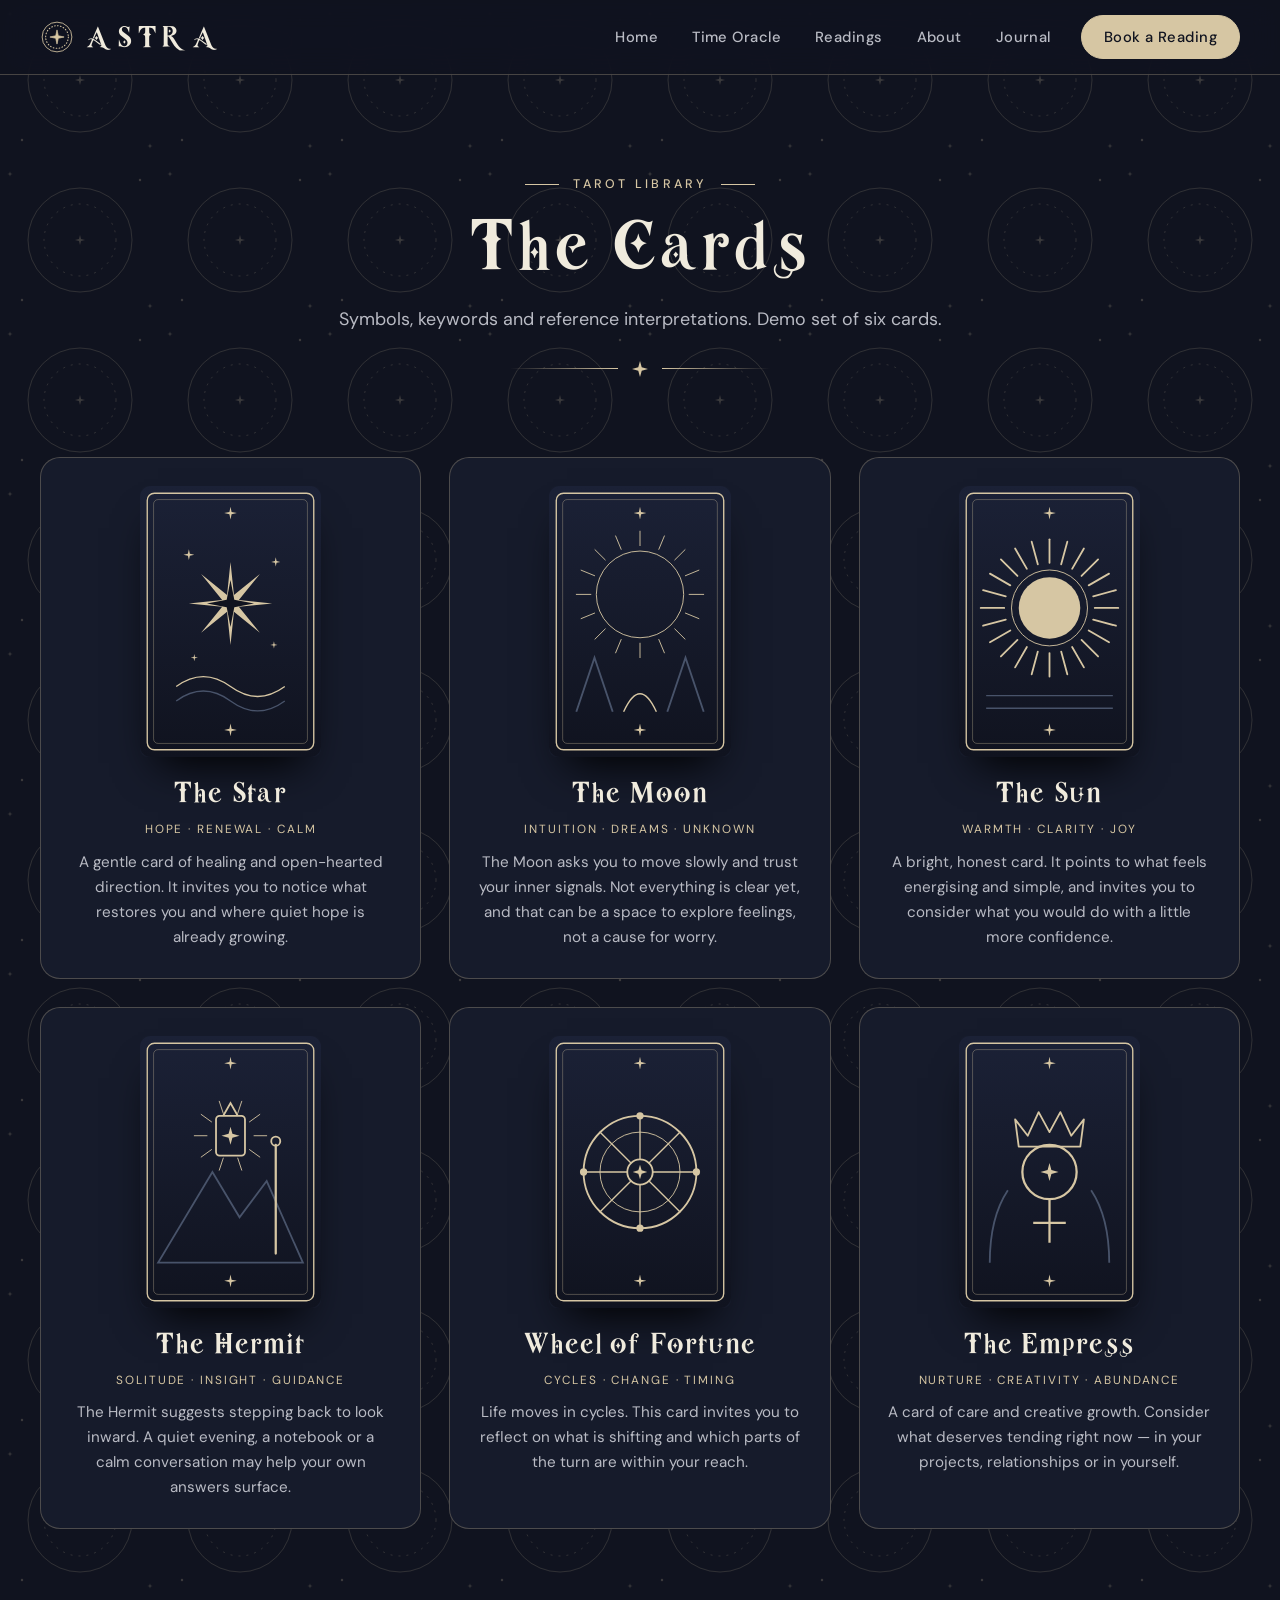
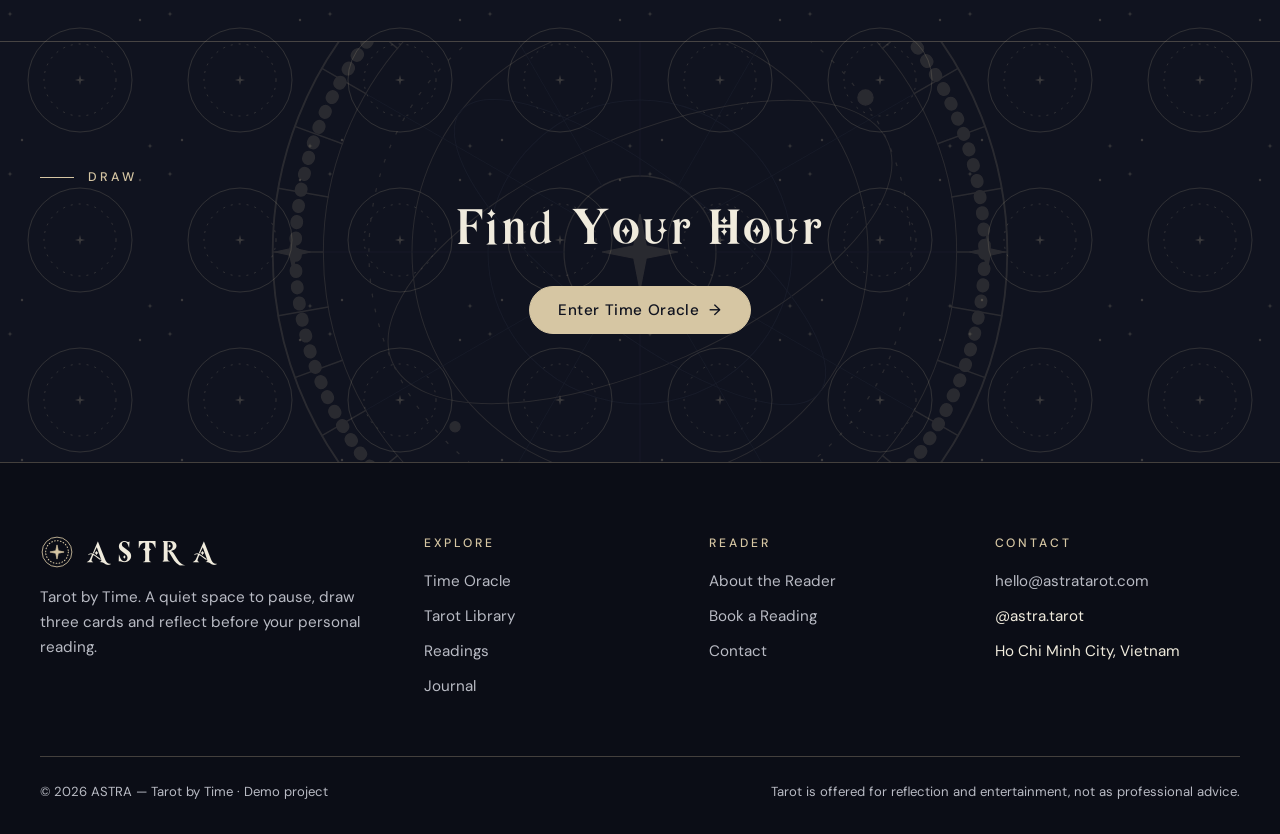
<file: library.html>
<!doctype html>
<html lang="en">
<head>
<meta charset="utf-8">
<meta name="viewport" content="width=device-width, initial-scale=1">
<title>Tarot Library — ASTRA</title>
<meta name="description" content="A small library of Tarot cards, keywords and reflective meanings.">
<meta name="theme-color" content="#10131F">
<link rel="icon" href="assets/logo.svg" type="image/svg+xml">
<link rel="preconnect" href="https://fonts.googleapis.com">
<link rel="preconnect" href="https://fonts.gstatic.com" crossorigin>
<link href="https://fonts.googleapis.com/css2?family=Cormorant+Garamond:ital,wght@0,500;0,600;1,500&family=DM+Sans:wght@400;500&display=swap&subset=vietnamese" rel="stylesheet">
<link rel="stylesheet" href="style.css">
</head>
<body>
<header class="site-header">
  <div class="wrap bar">
    <a class="logo" href="index.html" aria-label="ASTRA — home"><img src="assets/logo.svg" alt=""><span>ASTRA</span></a>
    <input type="checkbox" id="menu" class="menu-toggle" aria-label="Toggle menu">
    <label for="menu" class="burger" aria-hidden="true"><i></i></label>
    <nav class="nav" aria-label="Main"><a href="index.html">Home</a><a href="time-oracle.html">Time Oracle</a><a href="readings.html">Readings</a><a href="about.html">About</a><a href="journal.html">Journal</a><a class="btn no-arrow" href="booking.html">Book a Reading</a></nav>
  </div>
</header>
<main>
<section class="page-head"><div class="wrap">
  <p class="eyebrow">Tarot Library</p><h1>The Cards</h1><p class="lead">Symbols, keywords and reference interpretations. Demo set of six cards.</p>
  <div class="ornament"><svg viewBox="0 0 24 24" aria-hidden="true"><path d="M12 0l2.6 9.4L24 12l-9.4 2.6L12 24l-2.6-9.4L0 12l9.4-2.6z"/></svg></div>
</div></section><section class="section" style="padding-top:24px"><div class="wrap"><div class="lib"><article class="rv"><img src="assets/card-star.svg" alt="The Star card"><h3>The Star</h3><span class="kw">Hope · Renewal · Calm</span><p>A gentle card of healing and open-hearted direction. It invites you to notice what restores you and where quiet hope is already growing.</p></article><article class="rv"><img src="assets/card-moon.svg" alt="The Moon card"><h3>The Moon</h3><span class="kw">Intuition · Dreams · Unknown</span><p>The Moon asks you to move slowly and trust your inner signals. Not everything is clear yet, and that can be a space to explore feelings, not a cause for worry.</p></article><article class="rv"><img src="assets/card-sun.svg" alt="The Sun card"><h3>The Sun</h3><span class="kw">Warmth · Clarity · Joy</span><p>A bright, honest card. It points to what feels energising and simple, and invites you to consider what you would do with a little more confidence.</p></article><article class="rv"><img src="assets/card-hermit.svg" alt="The Hermit card"><h3>The Hermit</h3><span class="kw">Solitude · Insight · Guidance</span><p>The Hermit suggests stepping back to look inward. A quiet evening, a notebook or a calm conversation may help your own answers surface.</p></article><article class="rv"><img src="assets/card-wheel.svg" alt="Wheel of Fortune card"><h3>Wheel of Fortune</h3><span class="kw">Cycles · Change · Timing</span><p>Life moves in cycles. This card invites you to reflect on what is shifting and which parts of the turn are within your reach.</p></article><article class="rv"><img src="assets/card-empress.svg" alt="The Empress card"><h3>The Empress</h3><span class="kw">Nurture · Creativity · Abundance</span><p>A card of care and creative growth. Consider what deserves tending right now — in your projects, relationships or in yourself.</p></article></div></div></section><section class="cta-band"><div class="wrap">
  <p class="eyebrow">Draw</p><h2>Find Your Hour</h2>
  <div class="btn-row"><a class="btn" href="time-oracle.html">Enter Time Oracle</a></div>
</div></section>
</main>
<footer class="site-footer">
  <div class="wrap">
    <div class="foot">
      <div>
        <a class="logo" href="index.html"><img src="assets/logo.svg" alt=""><span>ASTRA</span></a>
        <p>Tarot by Time. A quiet space to pause, draw three cards and reflect before your personal reading.</p>
      </div>
      <div><h4>Explore</h4><ul><li><a href="time-oracle.html">Time Oracle</a></li><li><a href="library.html">Tarot Library</a></li><li><a href="readings.html">Readings</a></li><li><a href="journal.html">Journal</a></li></ul></div>
      <div><h4>Reader</h4><ul><li><a href="about.html">About the Reader</a></li><li><a href="booking.html">Book a Reading</a></li><li><a href="contact.html">Contact</a></li></ul></div>
      <div><h4>Contact</h4><ul><li><a href="mailto:hello@astratarot.com">hello@astratarot.com</a></li><li>@astra.tarot</li><li>Ho Chi Minh City, Vietnam</li></ul></div>
    </div>
    <div class="legal"><span>© 2026 ASTRA — Tarot by Time · Demo project</span><span>Tarot is offered for reflection and entertainment, not as professional advice.</span></div>
  </div>
</footer>
</body>
</html>
</file>
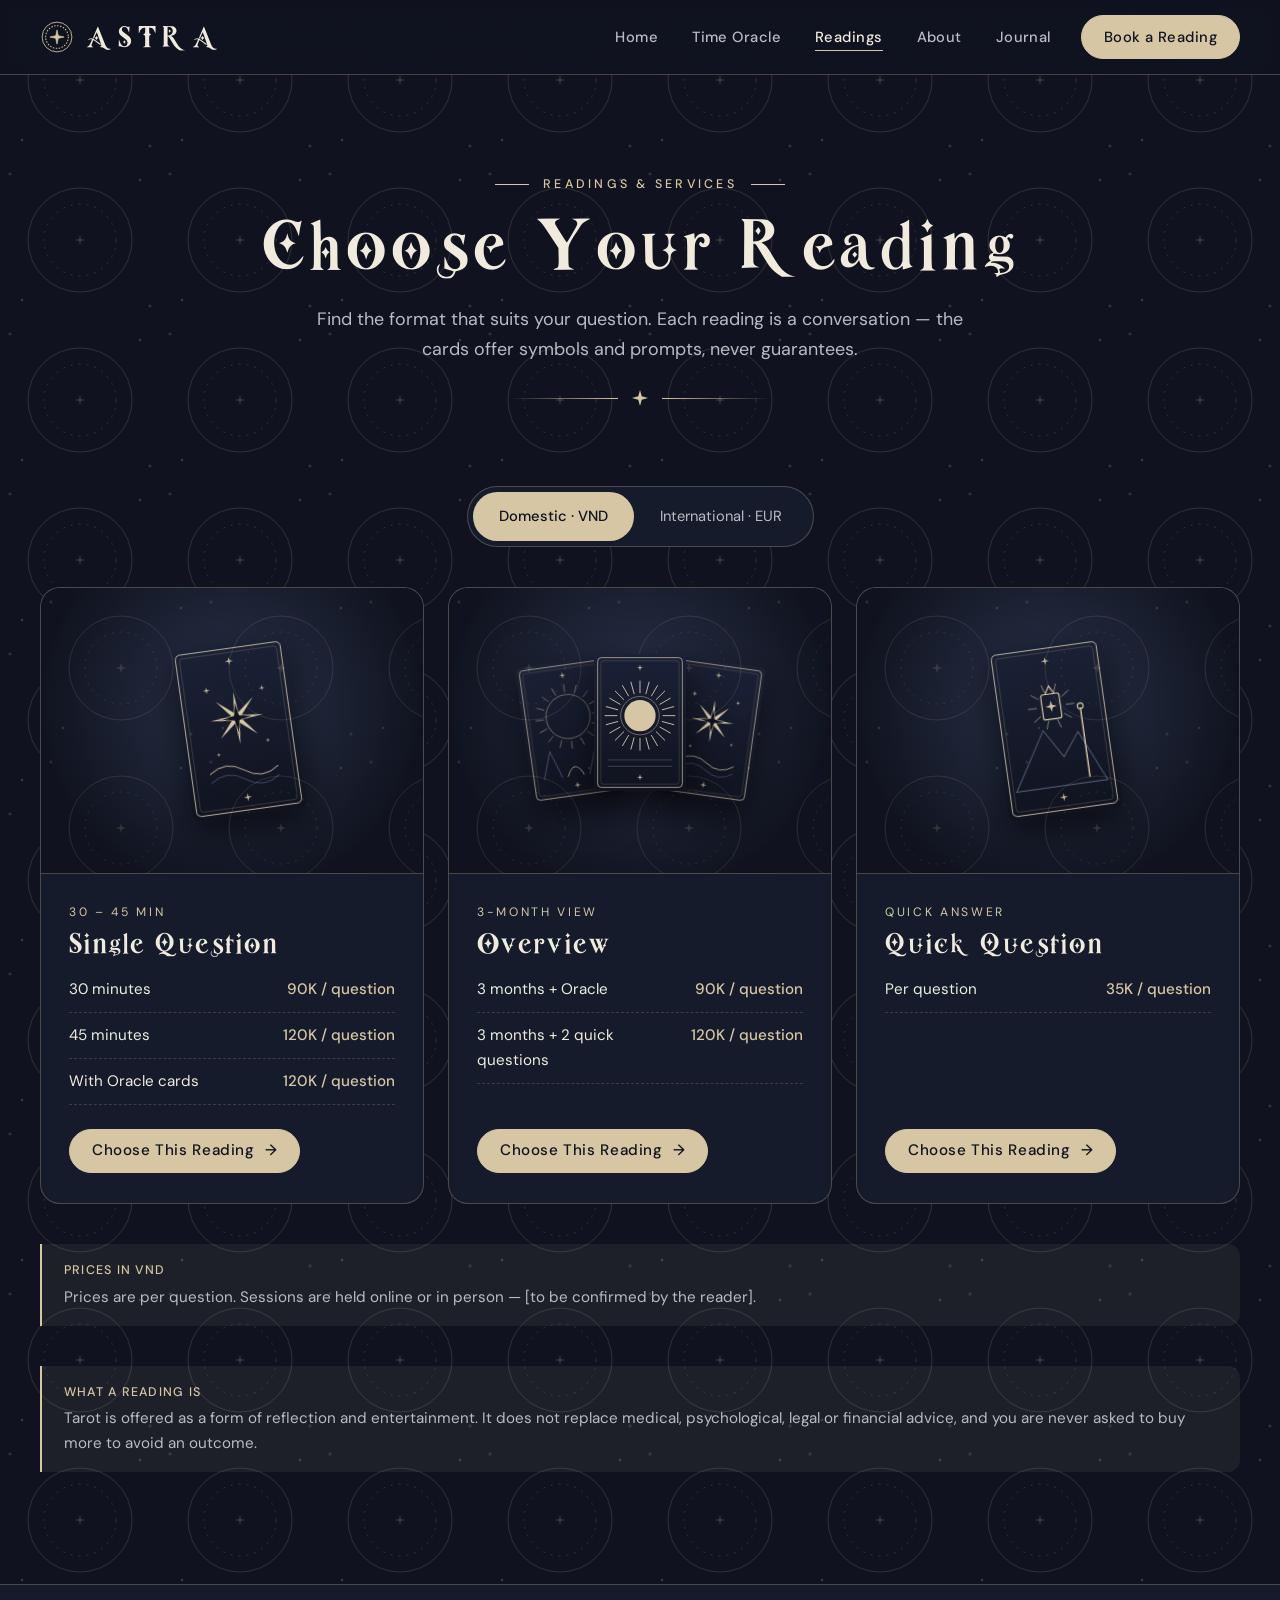
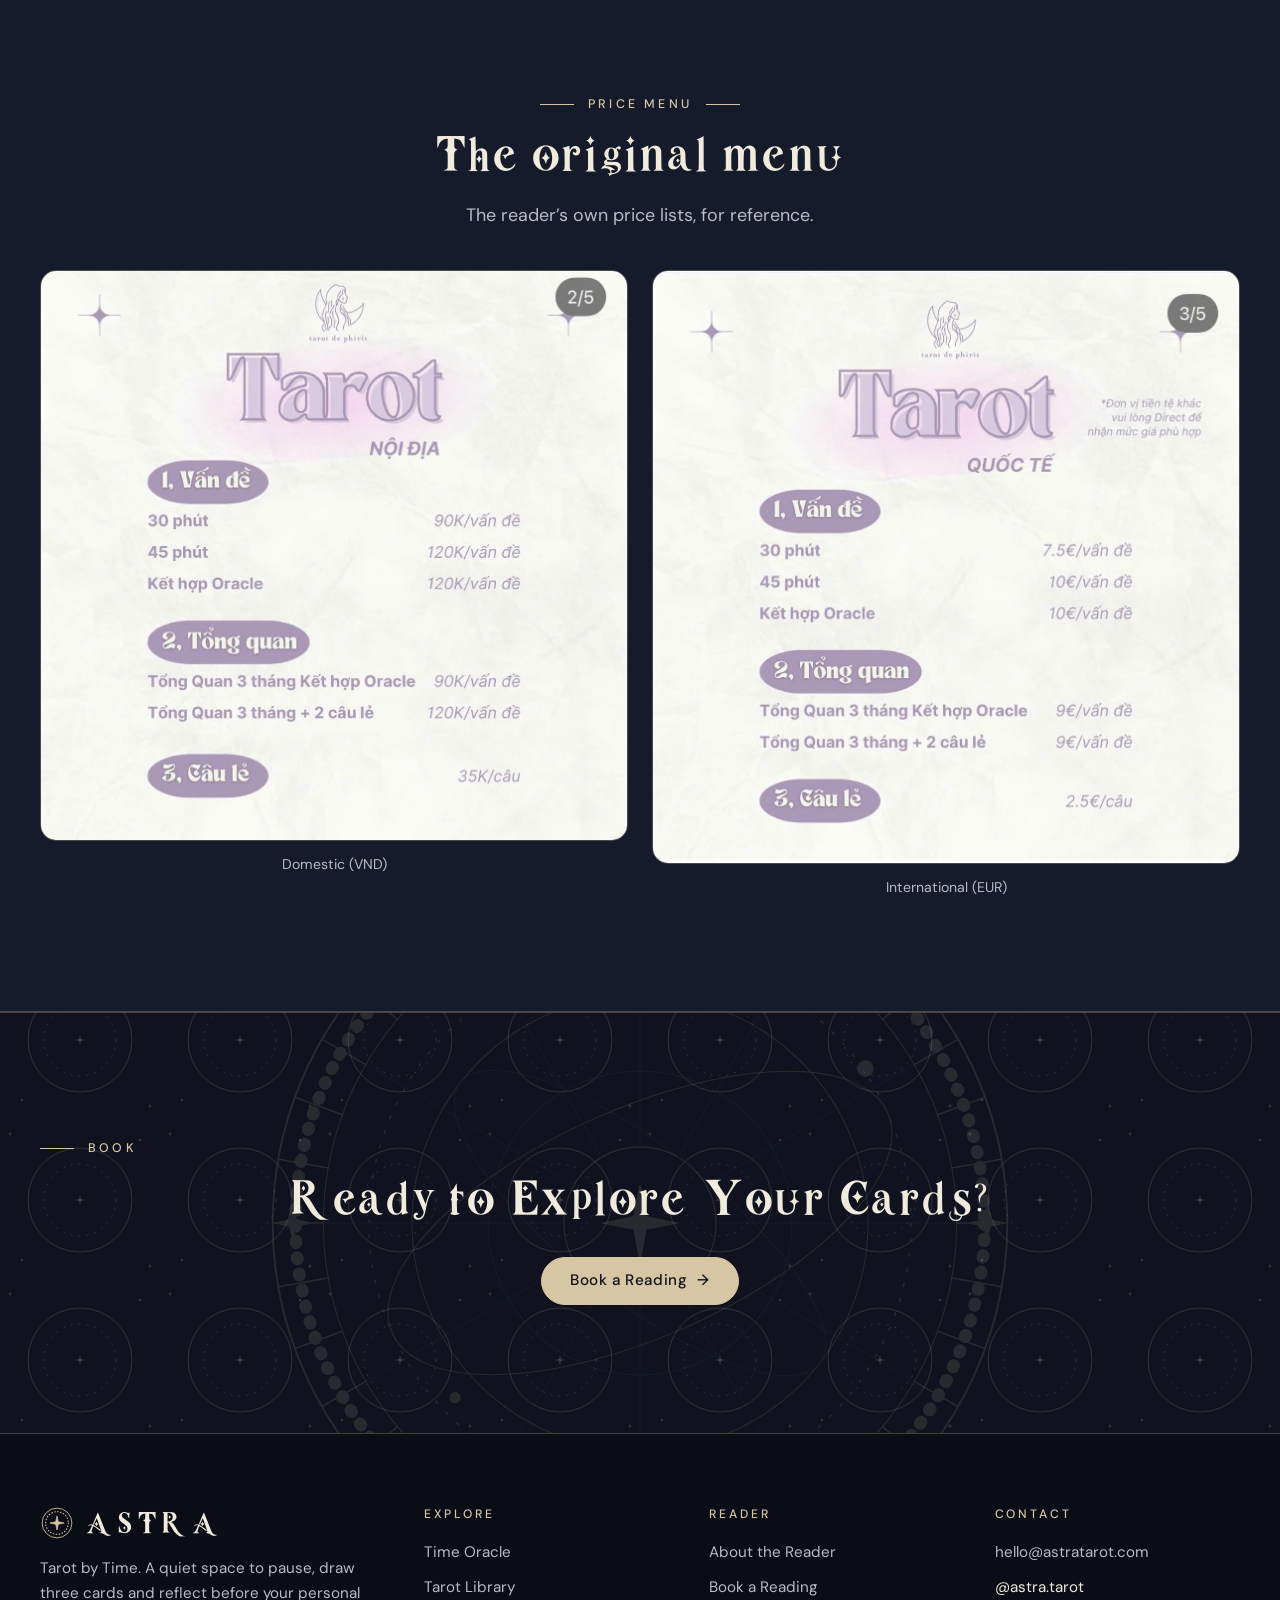
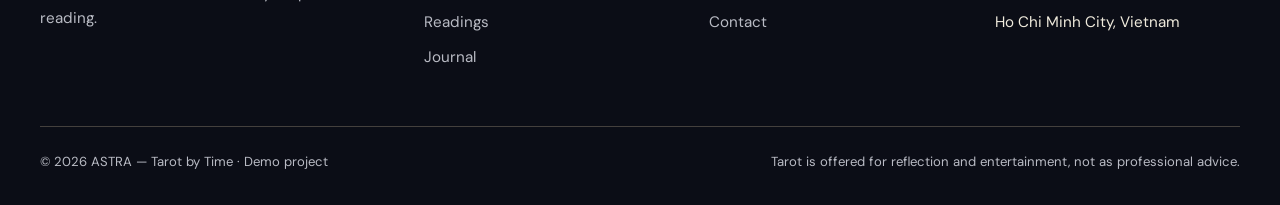
<file: readings.html>
<!doctype html>
<html lang="en">
<head>
<meta charset="utf-8">
<meta name="viewport" content="width=device-width, initial-scale=1">
<title>Readings — ASTRA</title>
<meta name="description" content="Tarot reading packages, durations and prices.">
<meta name="theme-color" content="#10131F">
<link rel="icon" href="assets/logo.svg" type="image/svg+xml">
<link rel="preconnect" href="https://fonts.googleapis.com">
<link rel="preconnect" href="https://fonts.gstatic.com" crossorigin>
<link href="https://fonts.googleapis.com/css2?family=Cormorant+Garamond:ital,wght@0,500;0,600;1,500&family=DM+Sans:wght@400;500&display=swap&subset=vietnamese" rel="stylesheet">
<link rel="stylesheet" href="style.css">
</head>
<body>
<header class="site-header">
  <div class="wrap bar">
    <a class="logo" href="index.html" aria-label="ASTRA — home"><img src="assets/logo.svg" alt=""><span>ASTRA</span></a>
    <input type="checkbox" id="menu" class="menu-toggle" aria-label="Toggle menu">
    <label for="menu" class="burger" aria-hidden="true"><i></i></label>
    <nav class="nav" aria-label="Main"><a href="index.html">Home</a><a href="time-oracle.html">Time Oracle</a><a href="readings.html" aria-current="page">Readings</a><a href="about.html">About</a><a href="journal.html">Journal</a><a class="btn no-arrow" href="booking.html">Book a Reading</a></nav>
  </div>
</header>
<main>
<section class="page-head"><div class="wrap">
  <p class="eyebrow">Readings & Services</p><h1>Choose Your Reading</h1><p class="lead">Find the format that suits your question. Each reading is a conversation — the cards offer symbols and prompts, never guarantees.</p>
  <div class="ornament"><svg viewBox="0 0 24 24" aria-hidden="true"><path d="M12 0l2.6 9.4L24 12l-9.4 2.6L12 24l-2.6-9.4L0 12l9.4-2.6z"/></svg></div>
</div></section>
<section class="section" style="padding-top:24px"><div class="wrap pricing">
  <div class="price-switch rv"><div class="seg" role="radiogroup" aria-label="Currency">
    <input type="radio" name="cur" id="cur-vnd" checked><label for="cur-vnd">Domestic · VND</label>
    <input type="radio" name="cur" id="cur-eur"><label for="cur-eur">International · EUR</label>
  </div></div>
  <div class="cards-3">
    <article class="svc rv"><div class="thumb"><img src="assets/card-star.svg" alt=""></div><div class="body"><span class="tag">30 – 45 min</span><h3>Single Question</h3><ul><li><span>30 minutes</span><span><span class="vnd">90K / question</span><span class="eur">€7.5 / question</span></span></li><li><span>45 minutes</span><span><span class="vnd">120K / question</span><span class="eur">€10 / question</span></span></li><li><span>With Oracle cards</span><span><span class="vnd">120K / question</span><span class="eur">€10 / question</span></span></li></ul><a class="btn sm" href="booking.html">Choose This Reading</a></div></article>
    <article class="svc rv"><div class="thumb"><img src="assets/card-moon.svg" alt=""><img src="assets/card-sun.svg" alt=""><img src="assets/card-star.svg" alt=""></div><div class="body"><span class="tag">3-month view</span><h3>Overview</h3><ul><li><span>3 months + Oracle</span><span><span class="vnd">90K / question</span><span class="eur">€9 / question</span></span></li><li><span>3 months + 2 quick questions</span><span><span class="vnd">120K / question</span><span class="eur">€9 / question</span></span></li></ul><a class="btn sm" href="booking.html">Choose This Reading</a></div></article>
    <article class="svc rv"><div class="thumb"><img src="assets/card-hermit.svg" alt=""></div><div class="body"><span class="tag">Quick answer</span><h3>Quick Question</h3><ul><li><span>Per question</span><span><span class="vnd">35K / question</span><span class="eur">€2.5 / question</span></span></li></ul><a class="btn sm" href="booking.html">Choose This Reading</a></div></article>
  </div>
  <p class="note note-eur"><strong>Other currencies</strong>For any other currency, please message the reader directly to receive a suitable rate.</p>
  <p class="note note-vnd"><strong>Prices in VND</strong>Prices are per question. Sessions are held online or in person — [to be confirmed by the reader].</p>
  <p class="note"><strong>What a reading is</strong>Tarot is offered as a form of reflection and entertainment. It does not replace medical, psychological, legal or financial advice, and you are never asked to buy more to avoid an outcome.</p>
</div></section>

<section class="section alt"><div class="wrap">
  <div class="center rv"><p class="eyebrow">Price menu</p><h2>The original menu</h2><p class="lead">The reader’s own price lists, for reference.</p></div>
  <div class="menus rv">
    <figure><img src="assets/price-domestic.jpg" alt="Domestic Tarot price list: single question 30 min 90K, 45 min 120K, with Oracle 120K; 3-month overview 90K or 120K; quick question 35K" loading="lazy"><figcaption>Domestic (VND)</figcaption></figure>
    <figure><img src="assets/price-international.jpg" alt="International Tarot price list: single question 7.5 to 10 euro; 3-month overview 9 euro; quick question 2.5 euro" loading="lazy"><figcaption>International (EUR)</figcaption></figure>
  </div>
</div></section>
<section class="cta-band"><div class="wrap">
  <p class="eyebrow">Book</p><h2>Ready to Explore Your Cards?</h2>
  <div class="btn-row"><a class="btn" href="booking.html">Book a Reading</a></div>
</div></section>

</main>
<footer class="site-footer">
  <div class="wrap">
    <div class="foot">
      <div>
        <a class="logo" href="index.html"><img src="assets/logo.svg" alt=""><span>ASTRA</span></a>
        <p>Tarot by Time. A quiet space to pause, draw three cards and reflect before your personal reading.</p>
      </div>
      <div><h4>Explore</h4><ul><li><a href="time-oracle.html">Time Oracle</a></li><li><a href="library.html">Tarot Library</a></li><li><a href="readings.html">Readings</a></li><li><a href="journal.html">Journal</a></li></ul></div>
      <div><h4>Reader</h4><ul><li><a href="about.html">About the Reader</a></li><li><a href="booking.html">Book a Reading</a></li><li><a href="contact.html">Contact</a></li></ul></div>
      <div><h4>Contact</h4><ul><li><a href="mailto:hello@astratarot.com">hello@astratarot.com</a></li><li>@astra.tarot</li><li>Ho Chi Minh City, Vietnam</li></ul></div>
    </div>
    <div class="legal"><span>© 2026 ASTRA — Tarot by Time · Demo project</span><span>Tarot is offered for reflection and entertainment, not as professional advice.</span></div>
  </div>
</footer>
</body>
</html>
</file>
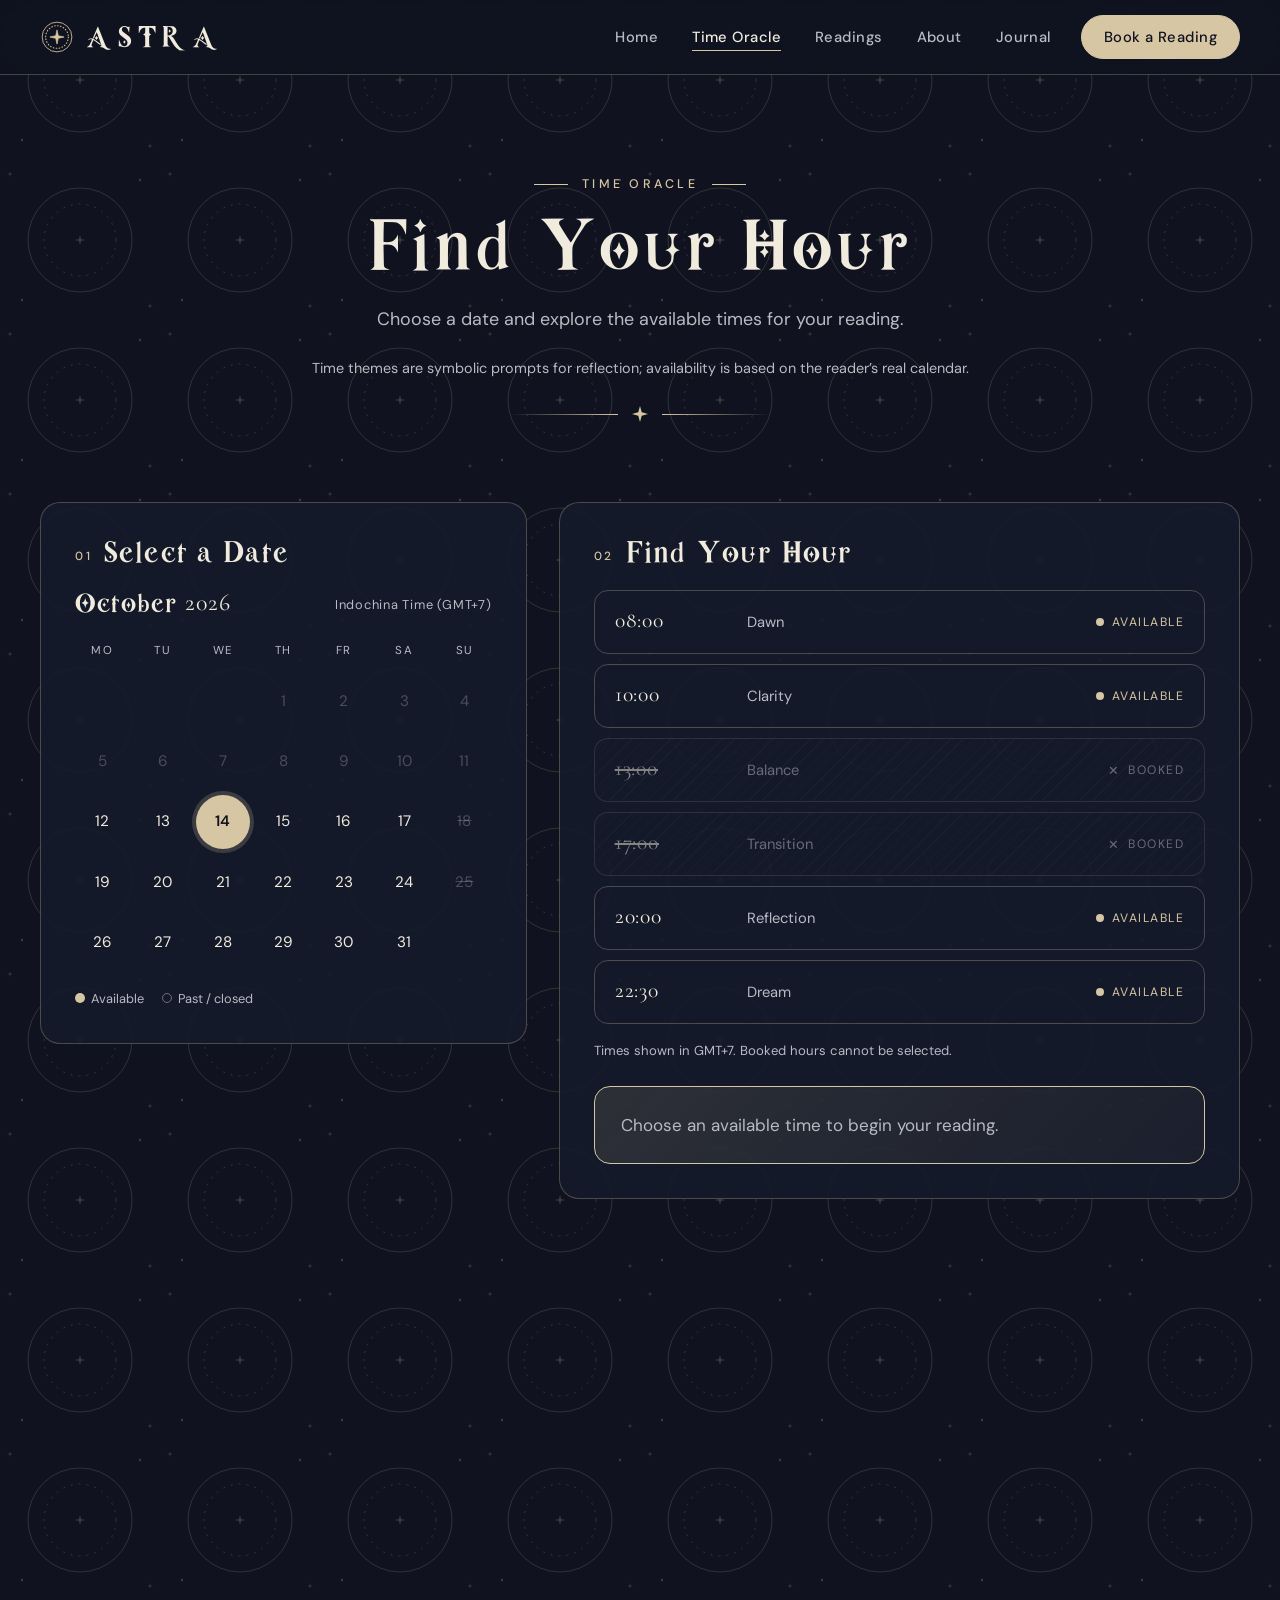
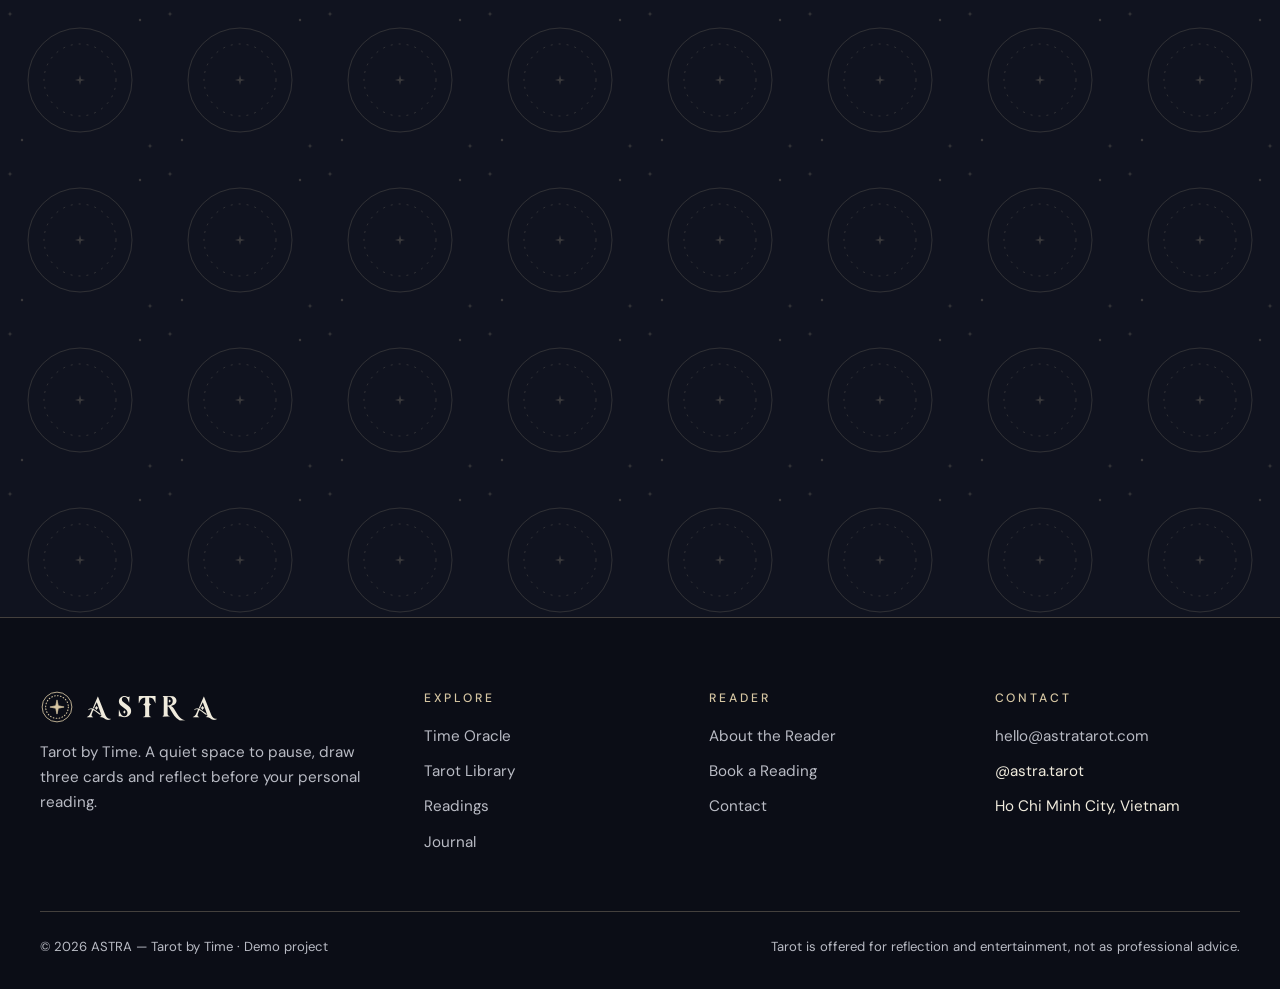
<file: time-oracle.html>
<!doctype html>
<html lang="en">
<head>
<meta charset="utf-8">
<meta name="viewport" content="width=device-width, initial-scale=1">
<title>Time Oracle — ASTRA</title>
<meta name="description" content="Select a date, find an available hour and reveal a three-card Tarot spread.">
<meta name="theme-color" content="#10131F">
<link rel="icon" href="assets/logo.svg" type="image/svg+xml">
<link rel="preconnect" href="https://fonts.googleapis.com">
<link rel="preconnect" href="https://fonts.gstatic.com" crossorigin>
<link href="https://fonts.googleapis.com/css2?family=Cormorant+Garamond:ital,wght@0,500;0,600;1,500&family=DM+Sans:wght@400;500&display=swap&subset=vietnamese" rel="stylesheet">
<link rel="stylesheet" href="style.css">
</head>
<body>
<header class="site-header">
  <div class="wrap bar">
    <a class="logo" href="index.html" aria-label="ASTRA — home"><img src="assets/logo.svg" alt=""><span>ASTRA</span></a>
    <input type="checkbox" id="menu" class="menu-toggle" aria-label="Toggle menu">
    <label for="menu" class="burger" aria-hidden="true"><i></i></label>
    <nav class="nav" aria-label="Main"><a href="index.html">Home</a><a href="time-oracle.html" aria-current="page">Time Oracle</a><a href="readings.html">Readings</a><a href="about.html">About</a><a href="journal.html">Journal</a><a class="btn no-arrow" href="booking.html">Book a Reading</a></nav>
  </div>
</header>
<main>
<section class="page-head"><div class="wrap">
  <p class="eyebrow">Time Oracle</p><h1>Find Your Hour</h1><p class="lead">Choose a date and explore the available times for your reading.</p><p class="micro">Time themes are symbolic prompts for reflection; availability is based on the reader’s real calendar.</p>
  <div class="ornament"><svg viewBox="0 0 24 24" aria-hidden="true"><path d="M12 0l2.6 9.4L24 12l-9.4 2.6L12 24l-2.6-9.4L0 12l9.4-2.6z"/></svg></div>
</div></section>
<section class="section" style="padding-top:24px"><div class="wrap">
<div class="oracle">
  <input type="radio" name="draw" id="da0" checked><input type="radio" name="draw" id="da1"><input type="radio" name="draw" id="db0"><input type="radio" name="draw" id="db1">
  <div class="oracle-grid">
    <div class="panel-box rv">
      <h2><small>01</small> Select a Date</h2>
      <div class="cal-head">October 2026 <span>Indochina Time (GMT+7)</span></div>
      <div class="cal"><div class="dow">Mo</div><div class="dow">Tu</div><div class="dow">We</div><div class="dow">Th</div><div class="dow">Fr</div><div class="dow">Sa</div><div class="dow">Su</div><div></div><div></div><div></div><div class="day"><span class="off" aria-label="October 1, past date">1</span></div><div class="day"><span class="off" aria-label="October 2, past date">2</span></div><div class="day"><span class="off" aria-label="October 3, past date">3</span></div><div class="day"><span class="off" aria-label="October 4, past date">4</span></div><div class="day"><span class="off" aria-label="October 5, past date">5</span></div><div class="day"><span class="off" aria-label="October 6, past date">6</span></div><div class="day"><span class="off" aria-label="October 7, past date">7</span></div><div class="day"><span class="off" aria-label="October 8, past date">8</span></div><div class="day"><span class="off" aria-label="October 9, past date">9</span></div><div class="day"><span class="off" aria-label="October 10, past date">10</span></div><div class="day"><span class="off" aria-label="October 11, past date">11</span></div><div class="day"><input type="radio" name="date" id="d12"><label for="d12" aria-label="October 12">12</label></div><div class="day"><input type="radio" name="date" id="d13"><label for="d13" aria-label="October 13">13</label></div><div class="day"><input type="radio" name="date" id="d14" checked><label for="d14" aria-label="October 14">14</label></div><div class="day"><input type="radio" name="date" id="d15"><label for="d15" aria-label="October 15">15</label></div><div class="day"><input type="radio" name="date" id="d16"><label for="d16" aria-label="October 16">16</label></div><div class="day"><input type="radio" name="date" id="d17"><label for="d17" aria-label="October 17">17</label></div><div class="day"><span class="off closed" aria-label="October 18, closed">18</span></div><div class="day"><input type="radio" name="date" id="d19"><label for="d19" aria-label="October 19">19</label></div><div class="day"><input type="radio" name="date" id="d20"><label for="d20" aria-label="October 20">20</label></div><div class="day"><input type="radio" name="date" id="d21"><label for="d21" aria-label="October 21">21</label></div><div class="day"><input type="radio" name="date" id="d22"><label for="d22" aria-label="October 22">22</label></div><div class="day"><input type="radio" name="date" id="d23"><label for="d23" aria-label="October 23">23</label></div><div class="day"><input type="radio" name="date" id="d24"><label for="d24" aria-label="October 24">24</label></div><div class="day"><span class="off closed" aria-label="October 25, closed">25</span></div><div class="day"><input type="radio" name="date" id="d26"><label for="d26" aria-label="October 26">26</label></div><div class="day"><input type="radio" name="date" id="d27"><label for="d27" aria-label="October 27">27</label></div><div class="day"><input type="radio" name="date" id="d28"><label for="d28" aria-label="October 28">28</label></div><div class="day"><input type="radio" name="date" id="d29"><label for="d29" aria-label="October 29">29</label></div><div class="day"><input type="radio" name="date" id="d30"><label for="d30" aria-label="October 30">30</label></div><div class="day"><input type="radio" name="date" id="d31"><label for="d31" aria-label="October 31">31</label></div></div>
      <div class="legend"><span><i></i>Available</span><span><i class="l-off"></i>Past / closed</span></div>
    </div>
    <div class="panel-box rv">
      <h2><small>02</small> Find Your Hour</h2>
      <div class="slots" role="group" aria-label="Available times"><div class="slot-opt"><input type="radio" name="slot" id="t1"><label for="t1"><span class="slot-time">08:00</span><span class="slot-name">Dawn</span><span class="slot-state">Available</span></label></div><div class="slot-opt"><input type="radio" name="slot" id="t2"><label for="t2"><span class="slot-time">10:00</span><span class="slot-name">Clarity</span><span class="slot-state">Available</span></label></div><div class="slot-opt"><div class="booked" aria-disabled="true"><span class="slot-time">13:00</span><span class="slot-name">Balance</span><span class="slot-state">Booked</span></div></div><div class="slot-opt"><div class="booked" aria-disabled="true"><span class="slot-time">17:00</span><span class="slot-name">Transition</span><span class="slot-state">Booked</span></div></div><div class="slot-opt"><input type="radio" name="slot" id="t5"><label for="t5"><span class="slot-time">20:00</span><span class="slot-name">Reflection</span><span class="slot-state">Available</span></label></div><div class="slot-opt"><input type="radio" name="slot" id="t6"><label for="t6"><span class="slot-time">22:30</span><span class="slot-name">Dream</span><span class="slot-state">Available</span></label></div></div>
      <p class="tz">Times shown in GMT+7. Booked hours cannot be selected.</p>
      <div class="hour-panel" aria-live="polite">
        <p class="empty">Choose an available time to begin your reading.</p>
        <div class="theme th1"><span class="k">Theme of this hour · 06:00 – 09:00</span><h3>Dawn</h3><p class="msg">A quiet space for new beginnings.</p></div><div class="theme th2"><span class="k">Theme of this hour · 09:00 – 12:00</span><h3>Clarity</h3><p class="msg">Pause and look at the question from another angle.</p></div><div class="theme th3"><span class="k">Theme of this hour · 12:00 – 16:00</span><h3>Balance</h3><p class="msg">Explore what needs attention and balance.</p></div><div class="theme th5"><span class="k">Theme of this hour · 19:00 – 22:00</span><h3>Reflection</h3><p class="msg">Make room for a thoughtful moment.</p></div><div class="theme th6"><span class="k">Theme of this hour · 22:00 – 00:00</span><h3>Dream</h3><p class="msg">Explore feelings, imagination and intuition.</p></div>
      </div>
    </div>
  </div>

  <div class="spread-zone rv">
    <h2>Your Three-Card Spread</h2>
    <p class="hint need-slot">Choose an available time above to unlock your spread.</p>
    <p class="hint">Three cards, three positions. Reveal them one by one and read each as a prompt, not a prediction.</p>
    <div class="spread sp-a"><div class="slot-card"><div class="pos">Card I · The Present</div><p class="pos-q">What deserves your attention right now?</p>
<div class="tcard"><div class="in"><img src="assets/card-back.svg" alt="Face-down card, The Present"><img src="assets/card-star.svg" alt="The Star card"></div></div>
<div class="meaning"><h3>The Star</h3><span class="kw">Hope · Renewal · Calm</span><p>A gentle card of healing and open-hearted direction. It invites you to notice what restores you and where quiet hope is already growing.</p></div></div><div class="slot-card"><div class="pos">Card II · The Hidden</div><p class="pos-q">What might be worth looking at more closely?</p>
<div class="tcard"><div class="in"><img src="assets/card-back.svg" alt="Face-down card, The Hidden"><img src="assets/card-moon.svg" alt="The Moon card"></div></div>
<div class="meaning"><h3>The Moon</h3><span class="kw">Intuition · Dreams · Unknown</span><p>The Moon asks you to move slowly and trust your inner signals. Not everything is clear yet, and that can be a space to explore feelings, not a cause for worry.</p></div></div><div class="slot-card"><div class="pos">Card III · The Possibility</div><p class="pos-q">What perspective could you explore next?</p>
<div class="tcard"><div class="in"><img src="assets/card-back.svg" alt="Face-down card, The Possibility"><img src="assets/card-sun.svg" alt="The Sun card"></div></div>
<div class="meaning"><h3>The Sun</h3><span class="kw">Warmth · Clarity · Joy</span><p>A bright, honest card. It points to what feels energising and simple, and invites you to consider what you would do with a little more confidence.</p></div></div></div>
    <div class="spread sp-b"><div class="slot-card"><div class="pos">Card I · The Present</div><p class="pos-q">What deserves your attention right now?</p>
<div class="tcard"><div class="in"><img src="assets/card-back.svg" alt="Face-down card, The Present"><img src="assets/card-hermit.svg" alt="The Hermit card"></div></div>
<div class="meaning"><h3>The Hermit</h3><span class="kw">Solitude · Insight · Guidance</span><p>The Hermit suggests stepping back to look inward. A quiet evening, a notebook or a calm conversation may help your own answers surface.</p></div></div><div class="slot-card"><div class="pos">Card II · The Hidden</div><p class="pos-q">What might be worth looking at more closely?</p>
<div class="tcard"><div class="in"><img src="assets/card-back.svg" alt="Face-down card, The Hidden"><img src="assets/card-wheel.svg" alt="Wheel of Fortune card"></div></div>
<div class="meaning"><h3>Wheel of Fortune</h3><span class="kw">Cycles · Change · Timing</span><p>Life moves in cycles. This card invites you to reflect on what is shifting and which parts of the turn are within your reach.</p></div></div><div class="slot-card"><div class="pos">Card III · The Possibility</div><p class="pos-q">What perspective could you explore next?</p>
<div class="tcard"><div class="in"><img src="assets/card-back.svg" alt="Face-down card, The Possibility"><img src="assets/card-empress.svg" alt="The Empress card"></div></div>
<div class="meaning"><h3>The Empress</h3><span class="kw">Nurture · Creativity · Abundance</span><p>A card of care and creative growth. Consider what deserves tending right now — in your projects, relationships or in yourself.</p></div></div></div>
    <p class="state-msg ok" role="status">Your three-card spread is ready to explore.</p>
    <div class="draw-ctrl">
      <label for="da1" class="btn b b-ra no-arrow">Reveal My Cards</label>
      <label for="db1" class="btn b b-rb no-arrow">Reveal My Cards</label>
      <label for="db0" class="btn ghost b b-redraw-b no-arrow">Redraw</label>
      <label for="da0" class="btn ghost b b-redraw-a no-arrow">Redraw</label>
      <a class="btn b b-book" href="booking.html">Book This Hour</a>
    </div>
    <p class="sim">Demo mode: spreads are a simulation made of two prepared sets of cards. Redrawing never affects a confirmed booking.</p>
  </div>
</div>
</div></section>

</main>
<footer class="site-footer">
  <div class="wrap">
    <div class="foot">
      <div>
        <a class="logo" href="index.html"><img src="assets/logo.svg" alt=""><span>ASTRA</span></a>
        <p>Tarot by Time. A quiet space to pause, draw three cards and reflect before your personal reading.</p>
      </div>
      <div><h4>Explore</h4><ul><li><a href="time-oracle.html">Time Oracle</a></li><li><a href="library.html">Tarot Library</a></li><li><a href="readings.html">Readings</a></li><li><a href="journal.html">Journal</a></li></ul></div>
      <div><h4>Reader</h4><ul><li><a href="about.html">About the Reader</a></li><li><a href="booking.html">Book a Reading</a></li><li><a href="contact.html">Contact</a></li></ul></div>
      <div><h4>Contact</h4><ul><li><a href="mailto:hello@astratarot.com">hello@astratarot.com</a></li><li>@astra.tarot</li><li>Ho Chi Minh City, Vietnam</li></ul></div>
    </div>
    <div class="legal"><span>© 2026 ASTRA — Tarot by Time · Demo project</span><span>Tarot is offered for reflection and entertainment, not as professional advice.</span></div>
  </div>
</footer>
</body>
</html>
</file>
<file: style.css>
/* ASTRA — Tarot by Time · HTML + CSS only */
@font-face {
  font-family: "Seraphine";
  src: url("fonts/Seraphine-Regular.ttf") format("truetype");
  font-display: swap;
}

:root {
  --navy: #10131F;
  --navy-2: #161B2B;
  --gold: #D6C6A3;
  --ivory: #F0EBDD;
  --slate: #48536A;
  --gray: #B9BBC4;
  --ink: #252A38;
  --line: rgba(214, 198, 163, .28);
  --display: "Seraphine", "Cormorant Garamond", Georgia, serif;
  --serif: "Cormorant Garamond", Georgia, serif;
  --sans: "DM Sans", system-ui, -apple-system, "Segoe UI", sans-serif;
  --ease: cubic-bezier(.22, .8, .24, 1);
  --wrap: 1200px;
}

*, *::before, *::after { box-sizing: border-box; }
html { scroll-behavior: smooth; -webkit-text-size-adjust: 100%; }
body {
  margin: 0; background: var(--navy); color: var(--ivory);
  font: 400 17px/1.65 var(--sans);
  background-image: url("assets/pattern.svg");
  -webkit-font-smoothing: antialiased;
}
img, svg { max-width: 100%; display: block; }
a { color: inherit; text-decoration: none; }
h1, h2, h3, h4 { font-family: var(--serif); font-weight: 600; line-height: 1.12; margin: 0 0 .4em; letter-spacing: .005em; }
h1 { font-size: clamp(2.6rem, 6vw, 4rem); }
h2 { font-size: clamp(2rem, 4.2vw, 2.75rem); }
h3 { font-size: clamp(1.5rem, 2.4vw, 1.85rem); }
p { margin: 0 0 1em; }
:focus-visible { outline: 2px solid var(--gold); outline-offset: 3px; border-radius: 4px; }
::selection { background: var(--gold); color: var(--navy); }

.wrap { width: min(var(--wrap), 100% - 40px); margin-inline: auto; }
@media (min-width: 768px) { .wrap { width: min(var(--wrap), 100% - 64px); } }
.section { padding: clamp(64px, 9vw, 112px) 0; position: relative; }
.section.alt { background: var(--navy-2); border-block: 1px solid var(--line); }
.section.light { background: var(--ivory); color: var(--ink); }
.section.light .eyebrow { color: #7a6a43; }
.section.light .muted { color: #4c5266; }
.eyebrow { font: 500 .78rem/1.2 var(--sans); letter-spacing: .26em; text-transform: uppercase; color: var(--gold); margin: 0 0 18px; display: flex; align-items: center; gap: 14px; }
.eyebrow::before { content: ""; width: 34px; height: 1px; background: currentColor; }
.muted { color: var(--gray); }
.center { text-align: center; }
.center .eyebrow { justify-content: center; }
.center .eyebrow::after { content: ""; width: 34px; height: 1px; background: currentColor; }
.lead { font-size: 1.12rem; color: var(--gray); max-width: 56ch; }
.center .lead { margin-inline: auto; }
.display { font-family: var(--display); font-weight: 400; letter-spacing: .08em; }
.sr { position: absolute; width: 1px; height: 1px; overflow: hidden; clip: rect(0 0 0 0); white-space: nowrap; }

/* ---------- buttons ---------- */
.btn {
  --bg: var(--gold); --fg: var(--navy);
  display: inline-flex; align-items: center; justify-content: center; gap: 10px;
  min-height: 48px; padding: 0 28px; border-radius: 999px;
  background: var(--bg); color: var(--fg); border: 1px solid var(--gold);
  font: 500 .95rem/1 var(--sans); letter-spacing: .04em; cursor: pointer;
  transition: transform .35s var(--ease), background .3s, color .3s, box-shadow .35s;
}
.btn::after { content: "→"; transition: transform .35s var(--ease); }
.btn.no-arrow::after { content: none; }
.btn:hover { transform: translateY(-2px); box-shadow: 0 10px 28px -10px rgba(214, 198, 163, .55); }
.btn:hover::after { transform: translateX(4px); }
.btn.ghost { --bg: transparent; --fg: var(--gold); }
.btn.ghost:hover { background: var(--gold); color: var(--navy); }
.btn.sm { min-height: 44px; padding: 0 22px; }
.light .btn.ghost { --fg: var(--ink); border-color: var(--ink); }
.light .btn.ghost:hover { background: var(--ink); color: var(--ivory); }
.btn-row { display: flex; flex-wrap: wrap; gap: 14px; margin-top: 30px; }

/* ---------- header ---------- */
.site-header { position: sticky; top: 0; z-index: 50; background: rgba(16, 19, 31, .82); backdrop-filter: blur(14px) saturate(1.2); -webkit-backdrop-filter: blur(14px); border-bottom: 1px solid var(--line); }
.bar { display: flex; align-items: center; justify-content: space-between; min-height: 74px; }
.logo { display: inline-flex; align-items: center; gap: 12px; }
.logo img { width: 34px; height: 34px; transition: transform .8s var(--ease); }
.logo:hover img { transform: rotate(90deg); }
.logo span { font-family: var(--display); font-size: 1.7rem; letter-spacing: .22em; color: var(--ivory); line-height: 1; padding-top: 3px; }
.nav { display: flex; align-items: center; gap: 6px; }
.nav a { font: 500 .92rem/1 var(--sans); letter-spacing: .03em; padding: 14px 14px; color: var(--gray); position: relative; transition: color .3s; }
.nav a:not(.btn)::after { content: ""; position: absolute; left: 14px; right: 14px; bottom: 7px; height: 1px; background: var(--gold); transform: scaleX(0); transform-origin: left; transition: transform .45s var(--ease); }
.nav a:not(.btn):hover, .nav a[aria-current="page"] { color: var(--ivory); }
.nav a:not(.btn):hover::after, .nav a[aria-current="page"]::after { transform: scaleX(1); }
.nav .btn { margin-left: 10px; padding: 0 22px; min-height: 44px; color: var(--navy); }
.nav .btn[aria-current="page"] { box-shadow: 0 0 0 3px rgba(214, 198, 163, .25); }
.menu-toggle { display: none; }
.burger { display: none; width: 48px; height: 48px; cursor: pointer; position: relative; border-radius: 50%; }
.burger i, .burger i::before, .burger i::after { position: absolute; left: 13px; right: 13px; height: 1.5px; background: var(--ivory); content: ""; transition: transform .4s var(--ease), opacity .3s, top .4s var(--ease); }
.burger i { top: 23px; } .burger i::before { top: -7px; left: 0; right: 0; } .burger i::after { top: 7px; left: 0; right: 0; }
@media (max-width: 960px) {
  .burger { display: block; }
  .nav { position: absolute; inset: 74px 0 auto 0; flex-direction: column; align-items: stretch; gap: 0; background: var(--navy); border-bottom: 1px solid var(--line); padding: 8px 20px 24px; max-height: 0; overflow: hidden; opacity: 0; visibility: hidden; transition: max-height .5s var(--ease), opacity .3s, visibility .3s; }
  .nav a { padding: 16px 4px; border-bottom: 1px solid rgba(214, 198, 163, .12); font-size: 1.02rem; }
  .nav a:not(.btn)::after { display: none; }
  .nav .btn { margin: 20px 0 0; border: 0; }
  .menu-toggle:checked ~ .nav { max-height: 560px; opacity: 1; visibility: visible; padding-top: 8px; }
  .menu-toggle:checked ~ .burger i { background: transparent; }
  .menu-toggle:checked ~ .burger i::before { top: 0; transform: rotate(45deg); }
  .menu-toggle:checked ~ .burger i::after { top: 0; transform: rotate(-45deg); }
  .menu-toggle:focus-visible ~ .burger { outline: 2px solid var(--gold); }
}

/* ---------- hero ---------- */
.hero { padding: clamp(48px, 8vw, 96px) 0 clamp(64px, 9vw, 112px); overflow: hidden; position: relative; }
.hero::before { content: ""; position: absolute; inset: -20% -10% auto auto; width: 70vw; height: 70vw; max-width: 900px; max-height: 900px; background: radial-gradient(closest-side, rgba(72, 83, 106, .55), transparent 70%); pointer-events: none; }
.hero-grid { display: grid; grid-template-columns: 1.2fr 1fr; gap: 48px; align-items: center; position: relative; }
.hero .brand-display { font-family: var(--display); font-size: clamp(4.2rem, 11vw, 8rem); letter-spacing: .14em; line-height: .95; margin: 0 0 20px; color: var(--ivory); text-shadow: 0 0 60px rgba(214, 198, 163, .22); }
.hero h1 { font-size: clamp(1.9rem, 4vw, 3rem); font-style: italic; font-weight: 500; color: var(--gold); max-width: 16ch; margin-bottom: 18px; }
.hero .lead { margin-bottom: 0; }
.hero-visual { position: relative; aspect-ratio: 1; width: 100%; max-width: 520px; justify-self: center; }
.hero-visual .ring { position: absolute; inset: 0; opacity: .85; animation: spin 140s linear infinite; }
.hero-visual .ring.r2 { inset: 17%; opacity: .6; animation-duration: 90s; animation-direction: reverse; }
.fan { position: absolute; inset: 0; display: grid; place-items: center; }
.fan .tc { position: absolute; width: 31%; aspect-ratio: 2/3; border-radius: 8px; box-shadow: 0 30px 50px -18px rgba(0, 0, 0, .75); transition: transform .8s var(--ease); }
.fan .tc:nth-child(1) { transform: translate(-62%, 6%) rotate(-12deg); animation: float 7s ease-in-out infinite; }
.fan .tc:nth-child(2) { transform: translateY(-6%); z-index: 2; animation: float 7s ease-in-out -2.3s infinite; }
.fan .tc:nth-child(3) { transform: translate(62%, 6%) rotate(12deg); animation: float 7s ease-in-out -4.6s infinite; }
.hero-visual:hover .tc:nth-child(1) { translate: -4% 0; rotate: -4deg; }
.hero-visual:hover .tc:nth-child(3) { translate: 4% 0; rotate: 4deg; }
@keyframes spin { to { transform: rotate(360deg); } }
@keyframes float { 50% { translate: 0 -10px; } }
@keyframes rise { from { opacity: 0; transform: translateY(26px); } to { opacity: 1; transform: none; } }
.hero-grid > div:first-child > * { animation: rise 1s var(--ease) both; }
.hero-grid > div:first-child > *:nth-child(2) { animation-delay: .08s; }
.hero-grid > div:first-child > *:nth-child(3) { animation-delay: .16s; }
.hero-grid > div:first-child > *:nth-child(4) { animation-delay: .24s; }
.hero-grid > div:first-child > *:nth-child(5) { animation-delay: .32s; }
.hero-visual { animation: rise 1.4s var(--ease) .2s both; }
@media (max-width: 860px) { .hero-grid { grid-template-columns: 1fr; } .hero-visual { max-width: 380px; } .hero .btn-row .btn { flex: 1 1 100%; } }

/* page head */
.page-head { padding: clamp(56px, 8vw, 104px) 0 clamp(32px, 5vw, 56px); text-align: center; position: relative; overflow: hidden; }
.page-head::after { content: ""; position: absolute; left: 50%; top: 100%; width: 1px; height: 0; }
.page-head h1 { margin-bottom: 18px; }
.page-head .lead { margin-inline: auto; }
.page-head .micro { font-size: .9rem; color: var(--gray); margin-top: 22px; }
.ornament { display: flex; align-items: center; justify-content: center; gap: 14px; color: var(--gold); margin: 26px auto 0; max-width: 260px; }
.ornament::before, .ornament::after { content: ""; flex: 1; height: 1px; background: linear-gradient(90deg, transparent, var(--gold)); }
.ornament::after { transform: scaleX(-1); }
.ornament svg { width: 16px; height: 16px; fill: currentColor; }

/* ---------- steps ---------- */
.steps { display: grid; grid-template-columns: repeat(3, 1fr); gap: 24px; margin-top: 56px; counter-reset: s; }
.step { padding: 36px 30px 34px; border: 1px solid var(--line); border-radius: 18px; background: linear-gradient(180deg, rgba(72, 83, 106, .22), rgba(72, 83, 106, .04)); position: relative; transition: transform .5s var(--ease), border-color .4s; }
.step:hover { transform: translateY(-6px); border-color: var(--gold); }
.step .num { font-family: var(--display); font-size: 3.2rem; color: var(--gold); line-height: 1; display: block; margin-bottom: 18px; }
.step h3 { margin-bottom: 8px; }
.step p { color: var(--gray); margin: 0; }
@media (max-width: 860px) { .steps { grid-template-columns: 1fr; gap: 14px; } }

/* ---------- split ---------- */
.split { display: grid; grid-template-columns: 1fr 1fr; gap: clamp(32px, 6vw, 80px); align-items: center; }
.split.flip > :first-child { order: 2; }
@media (max-width: 860px) { .split { grid-template-columns: 1fr; } .split.flip > :first-child { order: 0; } }

.preview-card { border: 1px solid var(--line); border-radius: 20px; padding: 28px; background: rgba(22, 27, 43, .85); box-shadow: 0 40px 80px -40px #000; }
.chips { display: flex; flex-wrap: wrap; gap: 10px; margin-bottom: 26px; }
.chip { padding: 10px 16px; border: 1px solid var(--line); border-radius: 999px; font-size: .88rem; color: var(--gray); }
.chip.on { background: var(--gold); color: var(--navy); border-color: var(--gold); font-weight: 500; }
.chip.off { text-decoration: line-through; opacity: .5; }
.mini-cards { display: flex; gap: 14px; justify-content: center; }
.mini-cards img { width: 28%; border-radius: 6px; box-shadow: 0 18px 30px -14px #000; transition: transform .5s var(--ease); }
.mini-cards img:nth-child(2) { transform: translateY(-14px); }
.preview-card:hover .mini-cards img { transform: translateY(-8px); }
.preview-card:hover .mini-cards img:nth-child(2) { transform: translateY(-22px); }

/* ---------- service cards ---------- */
.cards-3 { display: grid; grid-template-columns: repeat(3, 1fr); gap: 24px; }
.svc { border: 1px solid var(--line); border-radius: 20px; overflow: hidden; background: var(--navy-2); display: flex; flex-direction: column; transition: transform .5s var(--ease), border-color .4s, box-shadow .5s; }
.svc:hover { transform: translateY(-8px); border-color: var(--gold); box-shadow: 0 30px 60px -30px rgba(214, 198, 163, .35); }
.svc .thumb { aspect-ratio: 4/3; display: grid; place-items: center; background: radial-gradient(circle at 50% 40%, #2a334b, var(--navy) 75%); position: relative; overflow: hidden; border-bottom: 1px solid var(--line); }
.svc .thumb img { width: 24%; filter: drop-shadow(0 14px 18px rgba(0, 0, 0, .6)); }
.svc .thumb img + img { margin-left: -4%; }
.svc .thumb img:nth-child(1) { transform: rotate(-8deg) translateX(6px); }
.svc .thumb img:nth-child(3) { transform: rotate(8deg) translateX(-6px); }
.svc .thumb img:nth-child(2) { transform: translateY(-8px); z-index: 1; }
.svc .thumb::after { content: ""; position: absolute; inset: 0; background: url("assets/pattern.svg"); opacity: .8; }
.svc .body { padding: 28px 28px 30px; display: flex; flex-direction: column; flex: 1; }
.svc .tag { font-size: .76rem; letter-spacing: .22em; text-transform: uppercase; color: var(--gold); margin-bottom: 8px; }
.svc h3 { margin-bottom: 6px; }
.svc .vi { font-style: italic; font-family: var(--serif); color: var(--gray); font-size: 1.1rem; margin: 0 0 14px; }
.svc ul { list-style: none; padding: 0; margin: 0 0 24px; }
.svc li { display: flex; justify-content: space-between; gap: 16px; padding: 10px 0; border-bottom: 1px dashed rgba(214, 198, 163, .2); font-size: .95rem; }
.svc li span:last-child { color: var(--gold); white-space: nowrap; font-weight: 500; }
.svc .btn { margin-top: auto; align-self: flex-start; }
@media (max-width: 960px) { .cards-3 { grid-template-columns: 1fr; max-width: 520px; margin-inline: auto; } }

/* price toggle (CSS-only) */
.price-switch { display: flex; justify-content: center; margin-bottom: 40px; }
.seg { display: inline-flex; padding: 5px; border: 1px solid var(--line); border-radius: 999px; background: var(--navy-2); }
.seg label { padding: 12px 26px; border-radius: 999px; cursor: pointer; font-size: .92rem; color: var(--gray); transition: background .35s var(--ease), color .3s; min-height: 44px; display: inline-flex; align-items: center; }
.seg input { position: absolute; opacity: 0; pointer-events: none; }
.seg input:checked + label { background: var(--gold); color: var(--navy); font-weight: 500; }
.seg input:focus-visible + label { outline: 2px solid var(--ivory); outline-offset: 2px; }
.pricing .vnd, .pricing .eur { display: none; }
.pricing:has(#cur-vnd:checked) .vnd, .pricing:has(#cur-eur:checked) .eur { display: inline; }
.pricing:has(#cur-vnd:checked) .note-eur, .pricing:has(#cur-eur:checked) .note-vnd { display: none; }

.note { border-left: 2px solid var(--gold); padding: 16px 22px; background: rgba(214, 198, 163, .07); border-radius: 0 12px 12px 0; font-size: .95rem; color: var(--gray); margin: 40px 0 0; }
.note strong { color: var(--gold); font-weight: 500; letter-spacing: .1em; font-size: .78rem; text-transform: uppercase; display: block; margin-bottom: 4px; }
.menus { display: grid; grid-template-columns: 1fr 1fr; gap: 24px; margin-top: 40px; }
.menus figure { margin: 0; }
.menus img { border-radius: 16px; border: 1px solid var(--line); width: 100%; transition: transform .6s var(--ease); }
.menus figure:hover img { transform: scale(1.015); }
.menus figcaption { font-size: .88rem; color: var(--gray); margin-top: 12px; text-align: center; }
@media (max-width: 700px) { .menus { grid-template-columns: 1fr; } }

/* ---------- FAQ ---------- */
.faq { max-width: 820px; margin: 48px auto 0; }
details { border-bottom: 1px solid var(--line); }
details:first-child { border-top: 1px solid var(--line); }
summary { list-style: none; cursor: pointer; padding: 24px 56px 24px 4px; font: 600 1.4rem/1.3 var(--serif); position: relative; transition: color .3s; min-height: 44px; }
summary::-webkit-details-marker { display: none; }
summary::before, summary::after { content: ""; position: absolute; right: 8px; top: 50%; width: 16px; height: 1.5px; background: var(--gold); transition: transform .45s var(--ease); }
summary::after { transform: rotate(90deg); }
details[open] summary::after { transform: rotate(0); }
summary:hover { color: var(--gold); }
details .ans { padding: 0 56px 26px 4px; color: var(--gray); animation: rise .5s var(--ease) both; }
details .ans p:last-child { margin: 0; }

/* CTA band */
.cta-band { text-align: center; padding: clamp(72px, 10vw, 128px) 0; position: relative; overflow: hidden; border-top: 1px solid var(--line); }
.cta-band::before { content: ""; position: absolute; left: 50%; top: 50%; width: 760px; height: 760px; translate: -50% -50%; background: url("assets/astrolabe.svg") center/contain no-repeat; opacity: .13; animation: spin 200s linear infinite; pointer-events: none; }
.cta-band > * { position: relative; }
.cta-band .btn-row { justify-content: center; }

/* ---------- Time Oracle ---------- */
.oracle-grid { display: grid; grid-template-columns: minmax(0, 5fr) minmax(0, 7fr); gap: 32px; align-items: start; }
.oracle input[type="radio"] { position: absolute; opacity: 0; pointer-events: none; }
.panel-box { border: 1px solid var(--line); border-radius: 20px; background: rgba(22, 27, 43, .9); padding: clamp(22px, 3vw, 34px); }
.panel-box h2 { font-size: 1.7rem; display: flex; align-items: baseline; gap: 12px; margin-bottom: 20px; }
.panel-box h2 small { font: 500 .74rem var(--sans); letter-spacing: .22em; color: var(--gold); text-transform: uppercase; }
.cal-head { display: flex; justify-content: space-between; align-items: center; margin-bottom: 14px; font-family: var(--serif); font-size: 1.5rem; font-weight: 600; }
.cal-head span { font: 400 .8rem var(--sans); color: var(--gray); letter-spacing: .06em; }
.cal { display: grid; grid-template-columns: repeat(7, 1fr); gap: 6px; text-align: center; }
.cal .dow { font-size: .72rem; letter-spacing: .12em; color: var(--gray); padding: 8px 0; text-transform: uppercase; }
.cal .day { position: relative; }
.cal label, .cal .off { display: grid; place-items: center; aspect-ratio: 1; min-height: 40px; border-radius: 50%; font-size: .95rem; cursor: pointer; border: 1px solid transparent; transition: background .3s, color .3s, border-color .3s, transform .3s var(--ease); }
.cal label:hover { border-color: var(--gold); transform: scale(1.08); }
.cal input:checked + label { background: var(--gold); color: var(--navy); font-weight: 600; box-shadow: 0 0 0 4px rgba(214, 198, 163, .2); }
.cal input:focus-visible + label { outline: 2px solid var(--ivory); outline-offset: 2px; }
.cal .off { color: rgba(185, 187, 196, .32); cursor: not-allowed; }
.cal .off.closed { text-decoration: line-through; }
.legend { display: flex; flex-wrap: wrap; gap: 8px 18px; font-size: .8rem; color: var(--gray); margin-top: 18px; }
.legend i { display: inline-block; width: 10px; height: 10px; border-radius: 50%; margin-right: 6px; background: var(--gold); }
.legend i.l-off { background: transparent; border: 1px solid var(--gray); opacity: .5; }

.slots { display: grid; gap: 10px; }
.slot-opt { position: relative; }
.slot-opt label, .slot-opt .booked { display: grid; grid-template-columns: auto 1fr auto; gap: 4px 16px; align-items: center; padding: 14px 20px; min-height: 64px; border: 1px solid var(--line); border-radius: 14px; cursor: pointer; transition: background .3s, border-color .3s, transform .4s var(--ease); }
.slot-opt label:hover { border-color: var(--gold); transform: translateX(4px); }
.slot-time { font: 600 1.35rem var(--serif); color: var(--ivory); min-width: 5.4em; }
.slot-name { font-size: .92rem; color: var(--gray); }
.slot-state { font-size: .76rem; letter-spacing: .12em; text-transform: uppercase; color: var(--gold); display: inline-flex; align-items: center; gap: 8px; }
.slot-state::before { content: ""; width: 8px; height: 8px; border-radius: 50%; background: var(--gold); }
.slot-opt input:checked + label { background: var(--gold); border-color: var(--gold); }
.slot-opt input:checked + label .slot-time, .slot-opt input:checked + label .slot-name, .slot-opt input:checked + label .slot-state { color: var(--navy); }
.slot-opt input:checked + label .slot-state::before { background: var(--navy); box-shadow: 0 0 0 3px rgba(16, 19, 31, .2); }
.slot-opt input:checked + label .slot-state::after { content: " ✓"; }
.slot-opt input:focus-visible + label { outline: 2px solid var(--ivory); outline-offset: 3px; }
.slot-opt .booked { cursor: not-allowed; opacity: .5; background: repeating-linear-gradient(135deg, transparent 0 8px, rgba(185, 187, 196, .07) 8px 9px); }
.slot-opt .booked .slot-time { text-decoration: line-through; }
.slot-opt .booked .slot-state { color: var(--gray); }
.slot-opt .booked .slot-state::before { content: "✕"; width: auto; height: auto; background: none; font-size: .8rem; }
.tz { font-size: .82rem; color: var(--gray); margin: 16px 0 0; }

.hour-panel { margin-top: 24px; padding: 24px 26px; border-radius: 16px; border: 1px solid var(--gold); background: linear-gradient(135deg, rgba(214, 198, 163, .13), rgba(214, 198, 163, .03)); }
.hour-panel .theme { display: none; animation: rise .6s var(--ease) both; }
.hour-panel .empty { color: var(--gray); margin: 0; }
.hour-panel .k { font-size: .74rem; letter-spacing: .24em; text-transform: uppercase; color: var(--gold); margin-bottom: 6px; display: block; }
.hour-panel h3 { margin-bottom: 4px; }
.hour-panel p.msg { font-style: italic; font-family: var(--serif); font-size: 1.28rem; color: var(--ivory); margin: 0; }
.oracle:has(#t1:checked) .th1, .oracle:has(#t2:checked) .th2, .oracle:has(#t3:checked) .th3, .oracle:has(#t5:checked) .th5, .oracle:has(#t6:checked) .th6 { display: block; }
.oracle:has(input[name="slot"]:checked) .hour-panel .empty { display: none; }
.sel-line { display: flex; flex-wrap: wrap; gap: 6px 18px; font-size: .9rem; color: var(--gray); margin: 0 0 14px; }

/* spread */
.spread-zone { margin-top: 32px; padding: clamp(28px, 4vw, 48px); border-radius: 24px; border: 1px solid var(--line); background: radial-gradient(120% 100% at 50% 0, #1d2438, var(--navy) 70%); position: relative; overflow: hidden; }
.spread-zone::before { content: ""; position: absolute; inset: 0; background: url("assets/pattern.svg"); opacity: .7; pointer-events: none; }
.spread-zone > * { position: relative; }
.spread-zone h2 { text-align: center; }
.hint { text-align: center; color: var(--gray); font-size: .95rem; margin: 0 auto 30px; max-width: 54ch; }
.oracle:has(input[name="slot"]:checked) .need-slot { display: none; }
.need-slot { color: var(--gold); }
.oracle:not(:has(input[name="slot"]:checked)) .draw-ctrl { pointer-events: none; opacity: .35; }

.spread { display: none; grid-template-columns: repeat(3, 1fr); gap: clamp(12px, 3vw, 36px); max-width: 860px; margin-inline: auto; }
.oracle:has(#da0:checked) .sp-a, .oracle:has(#da1:checked) .sp-a, .oracle:has(#db0:checked) .sp-b, .oracle:has(#db1:checked) .sp-b { display: grid; }
.slot-card { text-align: center; }
.pos { font-size: .72rem; letter-spacing: .22em; text-transform: uppercase; color: var(--gold); margin-bottom: 4px; }
.pos-q { font-size: .82rem; color: var(--gray); line-height: 1.4; min-height: 2.8em; margin: 0 auto 16px; max-width: 18ch; }
.tcard { perspective: 1100px; aspect-ratio: 2/3; width: 100%; max-width: 240px; margin-inline: auto; }
.tcard .in { position: relative; width: 100%; height: 100%; transform-style: preserve-3d; transition: transform 1s var(--ease); }
.tcard .in > img { position: absolute; inset: 0; width: 100%; height: 100%; backface-visibility: hidden; -webkit-backface-visibility: hidden; border-radius: 10px; box-shadow: 0 24px 40px -18px #000; }
.tcard .in > img + img { transform: rotateY(180deg); }
.oracle:has(#da1:checked) .tcard .in, .oracle:has(#db1:checked) .tcard .in { transform: rotateY(180deg); }
.oracle:has(#da1:checked) .slot-card:nth-child(2) .in, .oracle:has(#db1:checked) .slot-card:nth-child(2) .in { transition-delay: .45s; }
.oracle:has(#da1:checked) .slot-card:nth-child(3) .in, .oracle:has(#db1:checked) .slot-card:nth-child(3) .in { transition-delay: .9s; }
.tcard:hover .in { translate: 0 -6px; }
.meaning { margin-top: 22px; opacity: 0; transform: translateY(12px); transition: opacity .8s var(--ease), transform .8s var(--ease); pointer-events: none; }
.meaning h3 { font-size: 1.5rem; margin-bottom: 2px; }
.meaning .kw { font-size: .74rem; letter-spacing: .16em; text-transform: uppercase; color: var(--gold); margin-bottom: 8px; display: block; }
.meaning p { font-size: .93rem; color: var(--gray); margin: 0; text-align: left; }
.oracle:has(#da1:checked) .meaning, .oracle:has(#db1:checked) .meaning { opacity: 1; transform: none; pointer-events: auto; }
.oracle:has(#da1:checked) .slot-card:nth-child(2) .meaning, .oracle:has(#db1:checked) .slot-card:nth-child(2) .meaning { transition-delay: 1s; }
.oracle:has(#da1:checked) .slot-card:nth-child(3) .meaning, .oracle:has(#db1:checked) .slot-card:nth-child(3) .meaning { transition-delay: 1.45s; }
.oracle:not(:has(#da1:checked)):not(:has(#db1:checked)) .meaning { height: 0; margin: 0; overflow: hidden; }

.draw-ctrl { display: flex; flex-wrap: wrap; justify-content: center; gap: 14px; margin-top: 40px; }
.draw-ctrl .b { display: none; }
.oracle:has(#da0:checked) .b-ra, .oracle:has(#db0:checked) .b-rb, .oracle:has(#da1:checked) .b-redraw-b, .oracle:has(#db1:checked) .b-redraw-a, .oracle:has(#da1:checked) .b-book, .oracle:has(#db1:checked) .b-book { display: inline-flex; }
.oracle:has(#da1:checked) .state-msg.ok, .oracle:has(#db1:checked) .state-msg.ok { display: block; }
.state-msg { display: none; text-align: center; color: var(--gold); font-size: .92rem; margin-top: 22px; }
.sim { text-align: center; font-size: .8rem; color: var(--gray); margin: 26px 0 0; }

@media (max-width: 960px) { .oracle-grid { grid-template-columns: 1fr; } }
@media (max-width: 560px) {
  .spread { gap: 8px; }
  .pos { font-size: .6rem; letter-spacing: .1em; }
  .pos-q { display: none; }
  .meaning { margin-top: 14px; }
  .meaning h3 { font-size: 1.1rem; }
  .meaning .kw { font-size: .6rem; letter-spacing: .06em; }
  .meaning p { font-size: .78rem; line-height: 1.45; }
  .slot-opt label, .slot-opt .booked { grid-template-columns: auto 1fr; padding: 12px 16px; }
  .slot-opt .slot-state { grid-column: 1 / -1; }
  .draw-ctrl .btn { flex: 1 1 100%; }
}

/* ---------- library ---------- */
.lib { display: grid; grid-template-columns: repeat(3, 1fr); gap: 28px; }
.lib article { border: 1px solid var(--line); border-radius: 20px; padding: 28px; background: var(--navy-2); text-align: center; transition: transform .5s var(--ease), border-color .4s; }
.lib article:hover { transform: translateY(-8px); border-color: var(--gold); }
.lib img { width: 56%; margin: 0 auto 22px; border-radius: 8px; box-shadow: 0 24px 40px -18px #000; transition: transform .6s var(--ease); }
.lib article:hover img { transform: rotate(-2deg) scale(1.03); }
.lib .kw { font-size: .74rem; letter-spacing: .16em; text-transform: uppercase; color: var(--gold); display: block; margin-bottom: 10px; }
.lib p { color: var(--gray); font-size: .95rem; margin: 0; }
@media (max-width: 960px) { .lib { grid-template-columns: 1fr 1fr; } }
@media (max-width: 600px) { .lib { grid-template-columns: 1fr; } }

/* ---------- about ---------- */
.portrait { aspect-ratio: 4/5; border-radius: 20px; border: 1px solid var(--line); background: radial-gradient(circle at 50% 38%, #2a334b, var(--navy) 72%); position: relative; overflow: hidden; display: grid; place-items: center; }
.portrait .ring { position: absolute; width: 120%; opacity: .5; animation: spin 160s linear infinite; }
.portrait .tc { position: absolute; width: 34%; border-radius: 8px; box-shadow: 0 24px 40px -14px #000; }
.portrait .tc:nth-of-type(1) { transform: translate(-34%, 10%) rotate(-10deg); }
.portrait .tc:nth-of-type(2) { transform: translate(34%, 14%) rotate(9deg); }
.portrait .cap { position: absolute; bottom: 18px; left: 0; right: 0; text-align: center; font-size: .78rem; color: var(--gray); letter-spacing: .08em; }
.expect { list-style: none; padding: 0; margin: 26px 0 0; display: grid; gap: 14px; }
.expect li { display: flex; gap: 16px; align-items: flex-start; padding: 18px 20px; border: 1px solid var(--line); border-radius: 14px; background: rgba(72, 83, 106, .12); }
.expect li::before { content: ""; flex: none; width: 14px; height: 14px; margin-top: 7px; background: var(--gold); clip-path: polygon(50% 0, 62% 38%, 100% 50%, 62% 62%, 50% 100%, 38% 62%, 0 50%, 38% 38%); }
.quote { font: italic 500 clamp(1.5rem, 3vw, 2.1rem)/1.3 var(--serif); max-width: 26ch; margin: 0 auto; }

/* ---------- journal ---------- */
.posts { display: grid; grid-template-columns: 1fr 1fr; gap: 24px; }
.post { border: 1px solid var(--line); border-radius: 20px; padding: 32px; background: var(--navy-2); transition: border-color .4s, transform .5s var(--ease); }
.post:hover { border-color: var(--gold); transform: translateY(-4px); }
.post .n { font-family: var(--display); font-size: 2rem; color: var(--gold); display: block; margin-bottom: 10px; }
.post p { color: var(--gray); }
.post details { border: 0; margin-top: 14px; }
.post details:first-child { border: 0; }
.post summary { font: 500 .88rem var(--sans); letter-spacing: .06em; padding: 12px 40px 12px 0; color: var(--gold); }
.post summary::before, .post summary::after { width: 12px; }
.post details .ans { padding: 6px 0 0; }
@media (max-width: 760px) { .posts { grid-template-columns: 1fr; } }

/* ---------- forms ---------- */
.book { display: grid; grid-template-columns: 58fr 42fr; gap: 32px; align-items: start; }
.form-card { border: 1px solid var(--line); border-radius: 22px; padding: clamp(24px, 4vw, 44px); background: var(--navy-2); }
.fld { margin-bottom: 22px; }
.row2 { display: grid; grid-template-columns: 1fr 1fr; gap: 18px; }
label.l, legend.l { display: block; font: 500 .88rem var(--sans); letter-spacing: .04em; margin-bottom: 8px; color: var(--ivory); padding: 0; }
.req { color: var(--gold); }
input[type="text"], input[type="email"], input[type="tel"], input[type="date"], select, textarea {
  width: 100%; min-height: 48px; padding: 12px 16px; border-radius: 12px; border: 1px solid rgba(214, 198, 163, .35);
  background: var(--navy); color: var(--ivory); font: 400 1rem var(--sans); transition: border-color .3s, box-shadow .3s;
  color-scheme: dark;
}
textarea { min-height: 130px; resize: vertical; }
select { appearance: none; background-image: linear-gradient(45deg, transparent 50%, var(--gold) 50%), linear-gradient(135deg, var(--gold) 50%, transparent 50%); background-position: calc(100% - 22px) 52%, calc(100% - 16px) 52%; background-size: 6px 6px; background-repeat: no-repeat; padding-right: 44px; }
input::placeholder, textarea::placeholder { color: rgba(185, 187, 196, .55); }
input:hover, select:hover, textarea:hover { border-color: var(--gold); }
input:focus, select:focus, textarea:focus { outline: none; border-color: var(--gold); box-shadow: 0 0 0 4px rgba(214, 198, 163, .18); }
input:user-invalid, textarea:user-invalid, select:user-invalid { border-color: #e59a9a; box-shadow: 0 0 0 3px rgba(229, 154, 154, .15); }
.err { display: none; color: #f0b4b4; font-size: .84rem; margin-top: 6px; }
.err::before { content: "⚠ "; }
input:user-invalid ~ .err, textarea:user-invalid ~ .err, select:user-invalid ~ .err { display: block; }
fieldset { border: 0; padding: 0; margin: 0 0 22px; min-width: 0; }
.opts { display: grid; grid-template-columns: 1fr 1fr; gap: 12px; }
.opt input { position: absolute; opacity: 0; pointer-events: none; }
.opt label { display: flex; align-items: center; gap: 12px; min-height: 52px; padding: 0 18px; border: 1px solid rgba(214, 198, 163, .35); border-radius: 12px; cursor: pointer; transition: all .3s; }
.opt label::before { content: ""; width: 16px; height: 16px; border-radius: 50%; border: 1.5px solid var(--gold); transition: all .3s; flex: none; }
.opt label:hover { border-color: var(--gold); }
.opt input:checked + label { background: rgba(214, 198, 163, .14); border-color: var(--gold); }
.opt input:checked + label::before { background: radial-gradient(var(--gold) 45%, transparent 50%); }
.opt input:focus-visible + label { outline: 2px solid var(--gold); outline-offset: 2px; }
.help { font-size: .84rem; color: var(--gray); margin-top: 6px; }

.summary { position: sticky; top: 100px; border: 1px solid var(--gold); border-radius: 22px; padding: clamp(24px, 3vw, 36px); background: linear-gradient(160deg, rgba(214, 198, 163, .12), rgba(22, 27, 43, .9) 55%); }
.summary h2 { font-size: 1.8rem; }
.summary dl { margin: 22px 0; }
.summary dl div { display: flex; justify-content: space-between; gap: 18px; padding: 12px 0; border-bottom: 1px dashed rgba(214, 198, 163, .25); font-size: .95rem; }
.summary dt { color: var(--gray); }
.summary dd { margin: 0; text-align: right; }
.summary .total dd { font: 600 1.6rem var(--serif); color: var(--gold); }
.summary .mini-cards { margin: 24px 0 8px; }
.summary .mini-cards img { width: 26%; }
.badge-demo { display: inline-block; font-size: .7rem; letter-spacing: .2em; padding: 6px 12px; border: 1px solid var(--gold); color: var(--gold); border-radius: 999px; text-transform: uppercase; }
.confirm { display: none; text-align: center; padding: clamp(40px, 7vw, 80px) 28px; border: 1px solid var(--gold); border-radius: 24px; background: radial-gradient(120% 120% at 50% 0, rgba(214, 198, 163, .14), var(--navy-2) 70%); max-width: 720px; margin: 0 auto; }
.confirm .seal { width: 84px; height: 84px; margin: 0 auto 24px; animation: spin 40s linear infinite; }
.confirm:target { display: block; animation: rise .9s var(--ease) both; }
.book:has(~ .confirm:target), .book-wrap:has(.confirm:target) .book, .book-wrap:has(.confirm:target) .contact { display: none; }
@media (max-width: 960px) { .book { grid-template-columns: 1fr; } .summary { position: static; order: -1; } }
@media (max-width: 560px) { .row2, .opts { grid-template-columns: 1fr; } }

.contact { display: grid; grid-template-columns: 1fr 1fr; gap: 32px; align-items: start; }
.info-list { list-style: none; padding: 0; margin: 28px 0 0; display: grid; gap: 18px; }
.info-list li { padding-bottom: 18px; border-bottom: 1px solid var(--line); }
.info-list small { display: block; font-size: .74rem; letter-spacing: .22em; text-transform: uppercase; color: var(--gold); margin-bottom: 4px; }
@media (max-width: 860px) { .contact { grid-template-columns: 1fr; } }

/* ---------- footer ---------- */
.site-footer { background: #0b0d16; border-top: 1px solid var(--line); padding: 72px 0 32px; font-size: .95rem; }
.foot { display: grid; grid-template-columns: 1.4fr 1fr 1fr 1fr; gap: 40px; }
.foot h4 { font: 500 .76rem var(--sans); letter-spacing: .24em; text-transform: uppercase; color: var(--gold); margin-bottom: 18px; }
.foot ul { list-style: none; padding: 0; margin: 0; display: grid; gap: 10px; }
.foot a { color: var(--gray); transition: color .3s; }
.foot a:hover { color: var(--ivory); }
.foot p { color: var(--gray); max-width: 34ch; }
.foot .logo { margin-bottom: 16px; }
.legal { margin-top: 56px; padding-top: 24px; border-top: 1px solid var(--line); display: flex; flex-wrap: wrap; justify-content: space-between; gap: 12px; color: var(--gray); font-size: .82rem; }
@media (max-width: 860px) { .foot { grid-template-columns: 1fr 1fr; } .foot > :first-child { grid-column: 1 / -1; } }

/* ---------- scroll reveal (progressive enhancement) ---------- */
@supports (animation-timeline: view()) {
  .rv { animation: rise linear both; animation-timeline: view(); animation-range: entry 0% entry 35%; }
}

@media (prefers-reduced-motion: reduce) {
  *, *::before, *::after { animation: none !important; transition-duration: .01ms !important; transition-delay: 0s !important; scroll-behavior: auto !important; }
}
.page-head .eyebrow{justify-content:center}.page-head .eyebrow::after{content:"";width:34px;height:1px;background:currentColor}
.svc .thumb { display: flex; align-items: center; justify-content: center; }
.svc .thumb img { flex: none; }
.svc .thumb img:only-child { width: 30%; }
.hero-grid > * { min-width: 0; }
@media (max-width: 860px) { .hero-grid { grid-template-columns: minmax(0, 1fr); } }
body { overflow-x: clip; }
.nav a.btn, .nav a.btn[aria-current="page"] { color: var(--navy); }
.oracle > input[type="radio"] { position: fixed; top: 50%; left: 0; width: 1px; height: 1px; }
/* Seraphine for all display headings */
h1, h2, h3, .cal-head, .slot-time, .summary .total dd, .quote { font-family: var(--display); font-weight: 400; letter-spacing: .04em; line-height: 1.2; }
h1 { letter-spacing: .05em; }
.hero h1 { font-style: normal; letter-spacing: .03em; }
summary { font-family: var(--display); font-weight: 400; letter-spacing: .03em; font-size: 1.3rem; }
.meaning h3 { letter-spacing: .02em; }
.hero h1 { font-size: clamp(1.7rem, 3.4vw, 2.5rem); max-width: 18ch; } h3 { font-size: clamp(1.35rem, 2.2vw, 1.6rem); }

/* Smooth mobile scrolling: drop the expensive effects on touch / small screens */
@media (max-width: 960px), (hover: none) {
  .site-header { backdrop-filter: none; -webkit-backdrop-filter: none; background: var(--navy); }
  .rv { animation: none !important; opacity: 1 !important; transform: none !important; }
  .hero-visual .ring, .hero-visual .tc, .portrait .ring, .cta-band::before, .confirm .seal { animation: none !important; }
  .hero::before { display: none; }
  .hero .brand-display { text-shadow: none; }
  .svc .thumb img, .tcard .in > img, .fan .tc, .portrait .tc, .mini-cards img, .lib img, .preview-card, .panel-box { filter: none; box-shadow: none; }
  .tcard .in > img { box-shadow: 0 8px 14px -8px #000; }
  .step:hover, .svc:hover, .lib article:hover, .post:hover, .slot-opt label:hover { transform: none; }
  body { background-image: none; }
  .spread-zone::before { display: none; }
}
</file>
